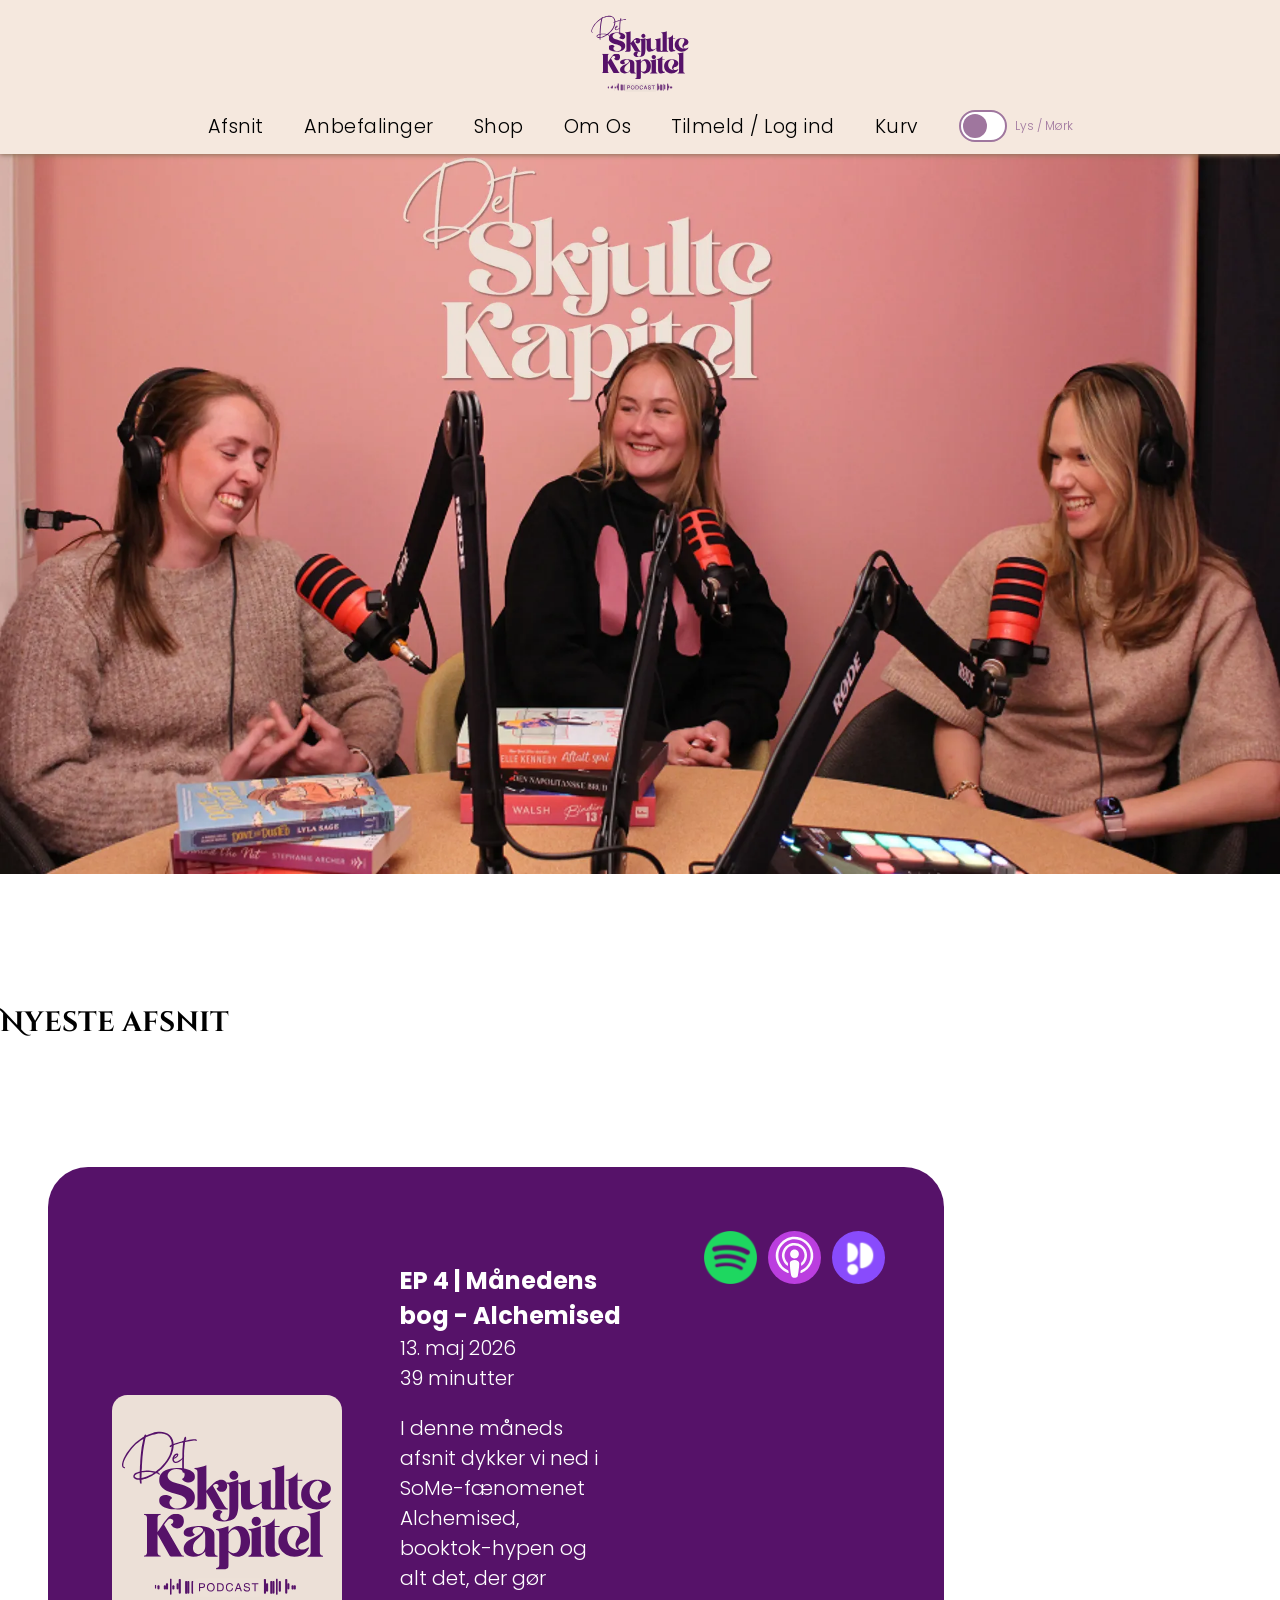
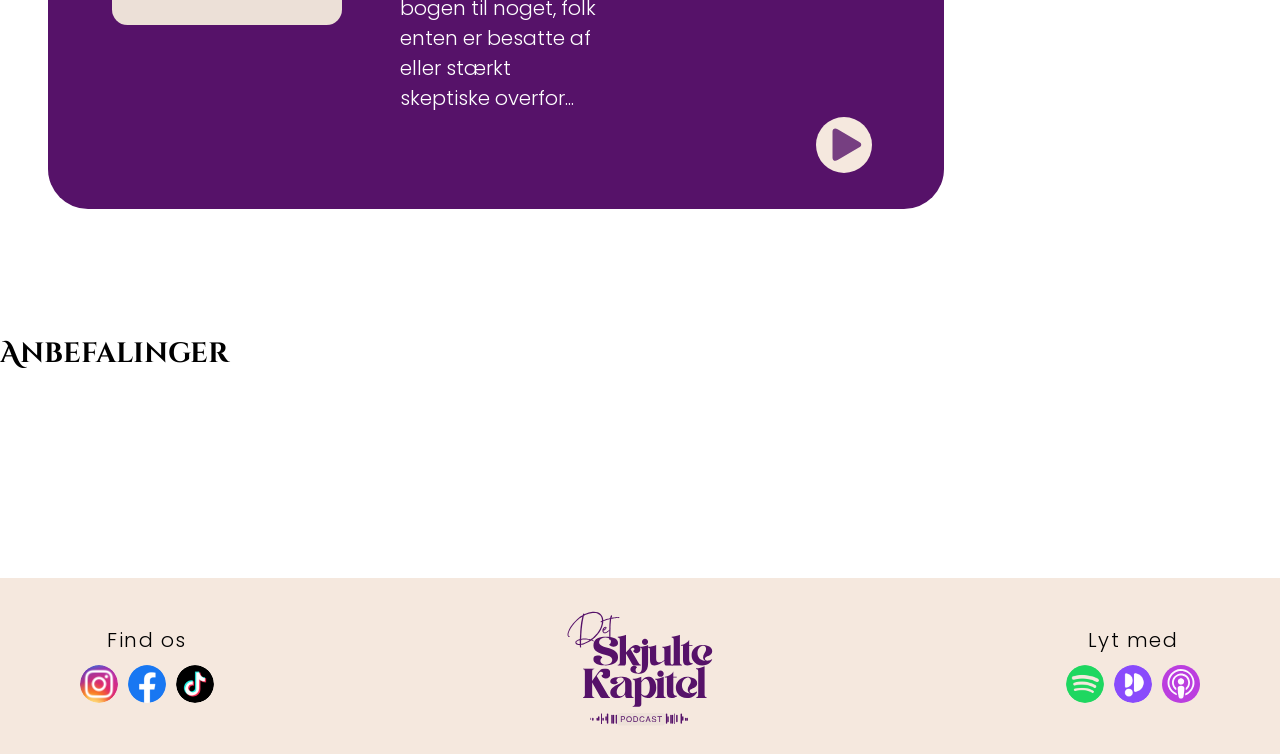
<file: index.html>
<!doctype html>
<html lang="da">
  <head>
    <meta charset="UTF-8" />
    <meta name="viewport" content="width=device-width, initial-scale=1.0" />
    <title>Det Skjulte Kapitel</title>
    <link rel="stylesheet" href="css/general.css" />
    <link rel="stylesheet" href="css/fonts.css" />
    <link rel="stylesheet" href="css/custom.css" />
    <link rel="stylesheet" href="css/index.css" />
    <link rel="icon" href="img/favicon.svg" type="image/svg+xml" />
  </head>
  <body>
    <header>
       
      <div class="header-desktop">
        <a href="index.html" class="header-logo">
          <img
            src="img/Logo.svg"
            alt="Det Skjulte Kapitel logo"
            class="logo-img"
          />
        </a>


        <nav class="header-nav">
          <ul class="nav-list">
            <li><a href="afsnit.html">Afsnit</a></li>
            <li><a href="anbefalinger.html">Anbefalinger</a></li>
            <li><a href="shop.html">Shop</a></li>
            <li><a href="omOs.html">Om Os</a></li>
            <li><a href="login.html">Tilmeld / Log ind</a></li>
            <li><a href="kurv.html">Kurv</a></li>
            <li> 
              <div class="theme-wrapper">
  <label>
    <span class="visually-hidden">Theme</span>
    <input id="" role="switch" type="checkbox" />
  </label>
  <span class="theme-label">Lys / Mørk</span>
</div>
        </li>
          </ul>
        </nav>
      </div>

      <div class="header-mobile">
        <a href="index.html" class="header-logo">
          <img src="img/Logo.svg" alt="Det Skjulte Kapitel" class="logo-img" />
        </a>
        <div class="theme-wrapper">
  <label>
    <span class="visually-hidden">Theme</span>
    <input id="" role="switch" type="checkbox" />
  </label>
  <span class="theme-label">Lys / Mørk</span>
</div>
        <button class="hamburger" id="menuToggle">
          <span></span>
          <span></span>
          <span></span>
        </button>
      </div>
      <nav class="mobile-menu" id="mobileMenu">
        <a href="afsnit.html">Afsnit</a>
        <a href="anbefalinger.html">Anbefalinger</a>
        <a href="shop.html">Shop</a>
        <a href="omOs.html">Om Os</a>
        <a href="login.html">Tilmeld / Log ind</a>
        <a href="kurv.html">Kurv</a>
      </nav>


    </header>

    <main>
      <img
        src="img/Hero.webp"
        alt="Billede af tre kvinder i et podcast studie, der griner"
      />
      <h2>Nyeste afsnit</h2>

      <section class="grid-1_1_1">
        <div class="LogoBeige">
          <img src="img/LogoBeigeBaggrund.svg" alt="" />
        </div>
        <div class="margin">
          <div>
            <h3>EP 4 | Månedens bog - Alchemised</h3>
            <p>13. maj 2026</p>
            <p>39 minutter</p>
          </div>
          <p class="margin2">
            I denne måneds afsnit dykker vi ned i SoMe-fænomenet Alchemised,
            booktok-hypen og alt det, der gør bogen til noget, folk enten er
            besatte af eller stærkt skeptiske overfor...
          </p>
        </div>

        <div class="SoMe">
          <a href="https://open.spotify.com/show/3m8Jab1IPtWVq0r0YH2QnV"
            ><img src="img/Spotify.svg" alt=""
          /></a>
          <a
            href="https://podcasts.apple.com/dk/podcast/det-skjulte-kapitel/id1886661915"
            ><img class="apple" src="img/applepodcast.svg" alt="Apple Podcast"
          /></a>
          <a
            href="https://open.podimo.com/podcast/a7241b3f-1531-4056-aa6a-d502dbbe5295"
            ><img src="img/Podimo.svg" alt="Podimo logo"
          /></a>
          <div class="playBtn">
            <a href="afsnit.html"
              ><img src="img/PlayBtn.svg" alt=""
            /></a>
          </div>
        </div>
      </section>
      <h2>Anbefalinger</h2>
      <section class="grid"></section>
    </main>

    <footer>
      <div class="footer-inner">
        <a href="index.html" class="footer-logo">
          <img
            src="img/Logo.svg"
            alt="Det Skjulte Kapitel"
            class="logo-img-footer"
          />
        </a>

        <div class="footer-bottom-row">
          <div class="footer-social">
            <span class="footer-label">Find os</span>
            <div class="social-icons">
              <a href="https://www.instagram.com/detskjultekapitel/"
                ><img src="img/Instagram.svg" alt="Instagram"
              /></a>
              <a href="https://www.facebook.com/profile.php?id=61585024211420"
                ><img src="img/Facebook.svg" alt="Facebook"
              /></a>
              <a href="https://www.tiktok.com/@detskjultekapitel"
                ><img src="img/TikTok.svg" alt="TikTok"
              /></a>
            </div>
          </div>

          <div class="footer-listen">
            <span class="footer-label">Lyt med</span>
            <div class="social-icons">
              <a href="https://open.spotify.com/show/3m8Jab1IPtWVq0r0YH2QnV"
                ><img src="img/Spotify.svg" alt="Spotify"
              /></a>
              <a
                href="https://open.podimo.com/podcast/a7241b3f-1531-4056-aa6a-d502dbbe5295"
                ><img src="img/Podimo.svg" alt="Podimo"
              /></a>
              <a
                href="https://podcasts.apple.com/dk/podcast/det-skjulte-kapitel/id1886661915"
                ><img
                  class="apple"
                  src="img/applepodcast.svg"
                  alt="Apple Podcast"
              /></a>
            </div>
          </div>
        </div>
      </div>
    </footer>
    <script src="js/burger.js"></script>
    <script src="js/index.js"></script>
    <script src="js/darkmode.js"></script>
  </body>
</html>
</file>
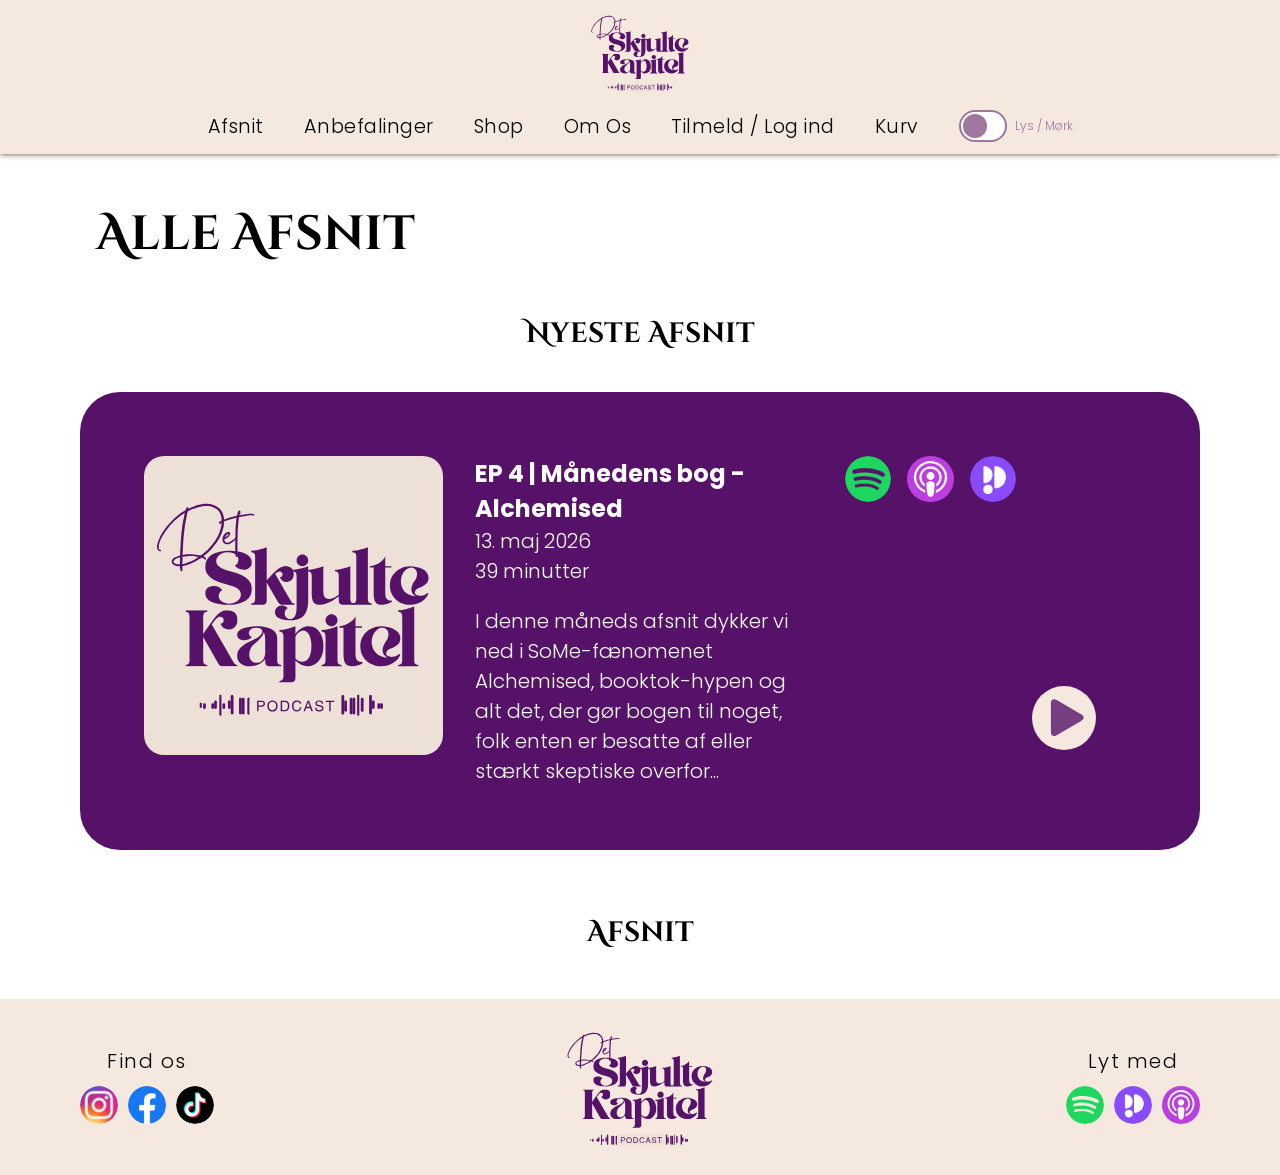
<file: afsnit.html>
<!doctype html>
<html lang="da">
  <head>
    <meta charset="UTF-8" />
    <meta name="viewport" content="width=device-width, initial-scale=1.0" />
    <title>Det Skjulte Kapitel</title>
    <link rel="stylesheet" href="css/general.css" />
    <link rel="stylesheet" href="css/fonts.css" />
    <link rel="stylesheet" href="css/custom.css" />
    <link rel="stylesheet" href="css/afsnit.css" />
    <link rel="icon" href="img/favicon.svg" type="image/svg+xml" />
  </head>
  <body>
    <header>
       
      <div class="header-desktop">
        <a href="index.html" class="header-logo">
          <img
            src="img/Logo.svg"
            alt="Det Skjulte Kapitel logo"
            class="logo-img"
          />
        </a>


        <nav class="header-nav">
          <ul class="nav-list">
            <li><a href="afsnit.html">Afsnit</a></li>
            <li><a href="anbefalinger.html">Anbefalinger</a></li>
            <li><a href="shop.html">Shop</a></li>
            <li><a href="omOs.html">Om Os</a></li>
            <li><a href="login.html">Tilmeld / Log ind</a></li>
            <li><a href="kurv.html">Kurv</a></li>
            <li> 
              <div class="theme-wrapper">
  <label>
    <span class="visually-hidden">Theme</span>
    <input id="" role="switch" type="checkbox" />
  </label>
  <span class="theme-label">Lys / Mørk</span>
</div>
        </li>
          </ul>
        </nav>
      </div>

      <div class="header-mobile">
        <a href="index.html" class="header-logo">
          <img src="img/Logo.svg" alt="Det Skjulte Kapitel" class="logo-img" />
        </a>
        <div class="theme-wrapper">
  <label>
    <span class="visually-hidden">Theme</span>
    <input id="" role="switch" type="checkbox" />
  </label>
  <span class="theme-label">Lys / Mørk</span>
</div>
        <button class="hamburger" id="menuToggle">
          <span></span>
          <span></span>
          <span></span>
        </button>
      </div>
      <nav class="mobile-menu" id="mobileMenu">
        <a href="afsnit.html">Afsnit</a>
        <a href="anbefalinger.html">Anbefalinger</a>
        <a href="shop.html">Shop</a>
        <a href="omOs.html">Om Os</a>
        <a href="login.html">Tilmeld / Log ind</a>
        <a href="kurv.html">Kurv</a>
      </nav>


    </header>
    <main>
      <h1>Alle Afsnit</h1>
      <h2>Nyeste Afsnit</h2>
      <section class="afsnit-kort">
        <img class="afsnit-cover" src="img/LogoBeigeBaggrund.svg" alt="cover" />

        <div class="afsnit-info1">
          <h3>EP 4 | Månedens bog - Alchemised</h3>
          <p>13. maj 2026</p>
          <p>39 minutter</p>
          <p class="afsnit-beskrivelse">I denne måneds afsnit dykker vi ned i SoMe-fænomenet Alchemised, booktok-hypen og alt det, der gør bogen til noget, folk enten er besatte af eller stærkt skeptiske overfor...</p>
        </div>

        <div class="afsnit-ikoner">
          <a href="https://open.spotify.com/show/3m8Jab1IPtWVq0r0YH2QnV"><img src="img/Spotify.svg" alt="" /></a>
          <a href="https://podcasts.apple.com/dk/podcast/det-skjulte-kapitel/id1886661915"><img src="img/applepodcast.svg" alt="Apple Podcast" /></a>
          <a href="https://open.podimo.com/podcast/a7241b3f-1531-4056-aa6a-d502dbbe5295"><img src="img/Podimo.svg" alt="Podimo logo" /></a>
          <div class="playBtn1">
            <img src="img/PlayBtn.svg" alt="" />
          </div>
        </div>
      </section>
      <h2>Afsnit</h2>
      <section class="afsnit" id="afsnit"></section>
    </main>
    <footer>
      <div class="footer-inner">
        <a href="index.html" class="footer-logo">
          <img src="img/Logo.svg" alt="Det Skjulte Kapitel" class="logo-img-footer" />
        </a>

        <div class="footer-bottom-row">
          <div class="footer-social">
            <span class="footer-label">Find os</span>
            <div class="social-icons">
              <a href="https://www.instagram.com/detskjultekapitel/"><img src="img/Instagram.svg" alt="Instagram" /></a>
              <a href="https://www.facebook.com/profile.php?id=61585024211420"><img src="img/Facebook.svg" alt="Facebook" /></a>
              <a href="https://www.tiktok.com/@detskjultekapitel"><img src="img/TikTok.svg" alt="TikTok" /></a>
            </div>
          </div>

          <div class="footer-listen">
            <span class="footer-label">Lyt med</span>
            <div class="social-icons">
              <a href="https://open.spotify.com/show/3m8Jab1IPtWVq0r0YH2QnV"><img src="img/Spotify.svg" alt="Spotify" /></a>
              <a href="https://open.podimo.com/podcast/a7241b3f-1531-4056-aa6a-d502dbbe5295"><img src="img/Podimo.svg" alt="Podimo" /></a>
              <a href="https://podcasts.apple.com/dk/podcast/det-skjulte-kapitel/id1886661915"><img class="apple" src="img/applepodcast.svg" alt="Apple Podcast" /></a>
            </div>
          </div>
        </div>
      </div>
    </footer>
    <script src="js/burger.js"></script>
    <script src="js/afsnit.js"></script>
     <script src="js/darkmode.js"></script>
  </body>
</html>
</file>
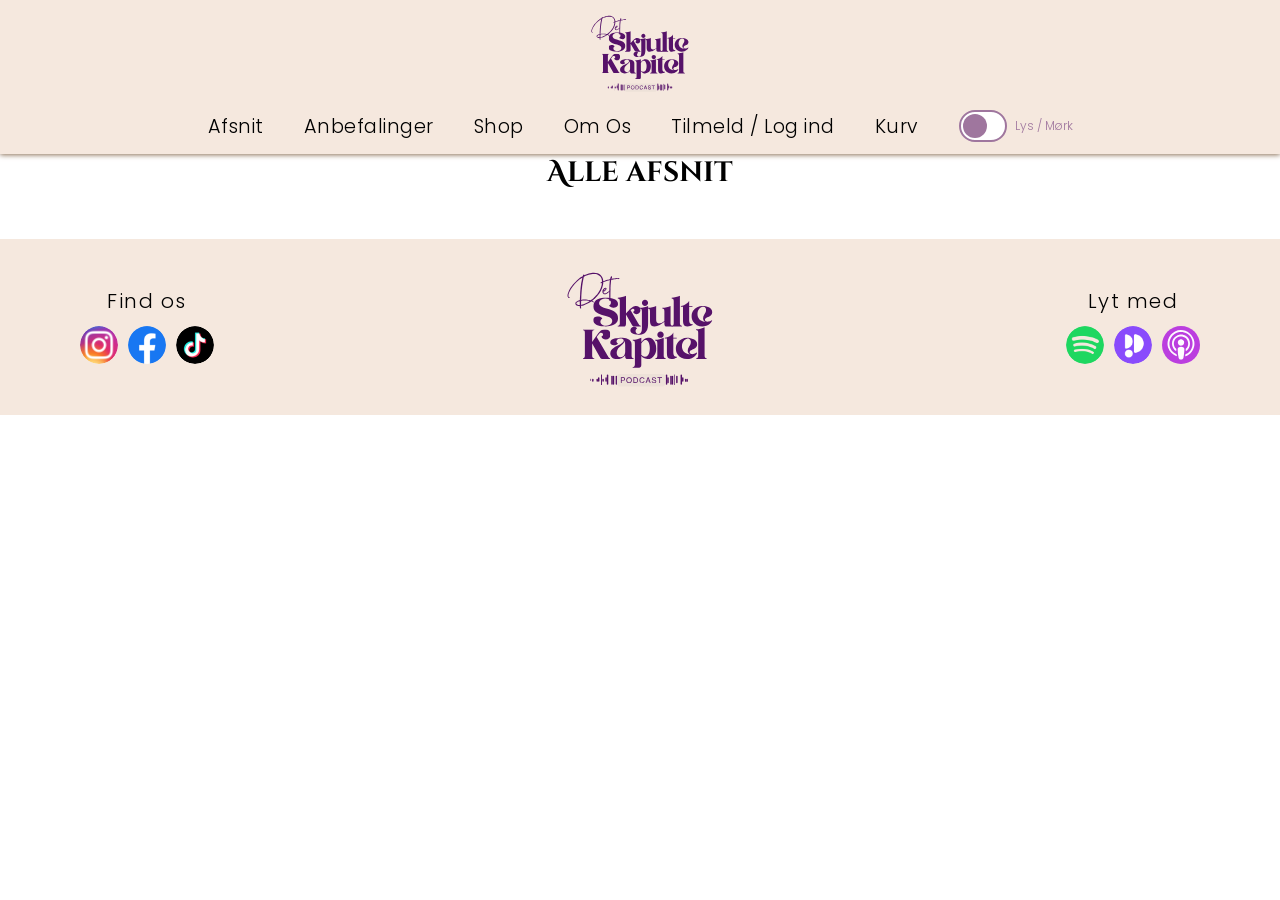
<file: afsnitSingleview.html>
<!doctype html>
<html lang="da">
  <head>
    <meta charset="UTF-8" />
    <meta name="viewport" content="width=device-width, initial-scale=1.0" />
    <title>Det Skjulte Kapitel</title>
    <link rel="stylesheet" href="css/general.css" />
    <link rel="stylesheet" href="css/fonts.css" />
    <link rel="stylesheet" href="css/custom.css" />
    <link rel="stylesheet" href="css/afsnitSingleview.css" />
    <link rel="icon" href="img/favicon.svg" type="image/svg+xml" />
  </head>
  <body>
    <header>
       
      <div class="header-desktop">
        <a href="index.html" class="header-logo">
          <img
            src="img/Logo.svg"
            alt="Det Skjulte Kapitel logo"
            class="logo-img"
          />
        </a>


        <nav class="header-nav">
          <ul class="nav-list">
            <li><a href="afsnit.html">Afsnit</a></li>
            <li><a href="anbefalinger.html">Anbefalinger</a></li>
            <li><a href="shop.html">Shop</a></li>
            <li><a href="omOs.html">Om Os</a></li>
            <li><a href="login.html">Tilmeld / Log ind</a></li>
            <li><a href="kurv.html">Kurv</a></li>
            <li> 
              <div class="theme-wrapper">
  <label>
    <span class="visually-hidden">Theme</span>
    <input id="" role="switch" type="checkbox" />
  </label>
  <span class="theme-label">Lys / Mørk</span>
</div>
        </li>
          </ul>
        </nav>
      </div>

      <div class="header-mobile">
        <a href="index.html" class="header-logo">
          <img src="img/Logo.svg" alt="Det Skjulte Kapitel" class="logo-img" />
        </a>
        <div class="theme-wrapper">
  <label>
    <span class="visually-hidden">Theme</span>
    <input id="" role="switch" type="checkbox" />
  </label>
  <span class="theme-label">Lys / Mørk</span>
</div>
        <button class="hamburger" id="menuToggle">
          <span></span>
          <span></span>
          <span></span>
        </button>
      </div>
      <nav class="mobile-menu" id="mobileMenu">
        <a href="afsnit.html">Afsnit</a>
        <a href="anbefalinger.html">Anbefalinger</a>
        <a href="shop.html">Shop</a>
        <a href="omOs.html">Om Os</a>
        <a href="login.html">Tilmeld / Log ind</a>
        <a href="kurv.html">Kurv</a>
      </nav>


    </header>
    <main>
      <section class="afsnit" id="singleview"></section>

      <h2>Alle afsnit</h2>

      <section class="alle-afsnit" id="alle-afsnit"></section>
    </main>
    <footer>
      <div class="footer-inner">
        <a href="index.html" class="footer-logo">
          <img src="img/Logo.svg" alt="Det Skjulte Kapitel" class="logo-img-footer" />
        </a>

        <div class="footer-bottom-row">
          <div class="footer-social">
            <span class="footer-label">Find os</span>
            <div class="social-icons">
              <a href="https://www.instagram.com/detskjultekapitel/"><img src="img/Instagram.svg" alt="Instagram" /></a>
              <a href="https://www.facebook.com/profile.php?id=61585024211420"><img src="img/Facebook.svg" alt="Facebook" /></a>
              <a href="https://www.tiktok.com/@detskjultekapitel"><img src="img/TikTok.svg" alt="TikTok" /></a>
            </div>
          </div>

          <div class="footer-listen">
            <span class="footer-label">Lyt med</span>
            <div class="social-icons">
              <a href="https://open.spotify.com/show/3m8Jab1IPtWVq0r0YH2QnV"><img src="img/Spotify.svg" alt="Spotify" /></a>
              <a href="https://open.podimo.com/podcast/a7241b3f-1531-4056-aa6a-d502dbbe5295"><img src="img/Podimo.svg" alt="Podimo" /></a>
              <a href="https://podcasts.apple.com/dk/podcast/det-skjulte-kapitel/id1886661915"><img class="apple" src="img/applepodcast.svg" alt="Apple Podcast" /></a>
            </div>
          </div>
        </div>
      </div>
    </footer>
    <script src="js/burger.js"></script>
    <script src="js/afsnitSingleview.js"></script>
     <script src="js/darkmode.js"></script>
  </body>
</html>
</file>
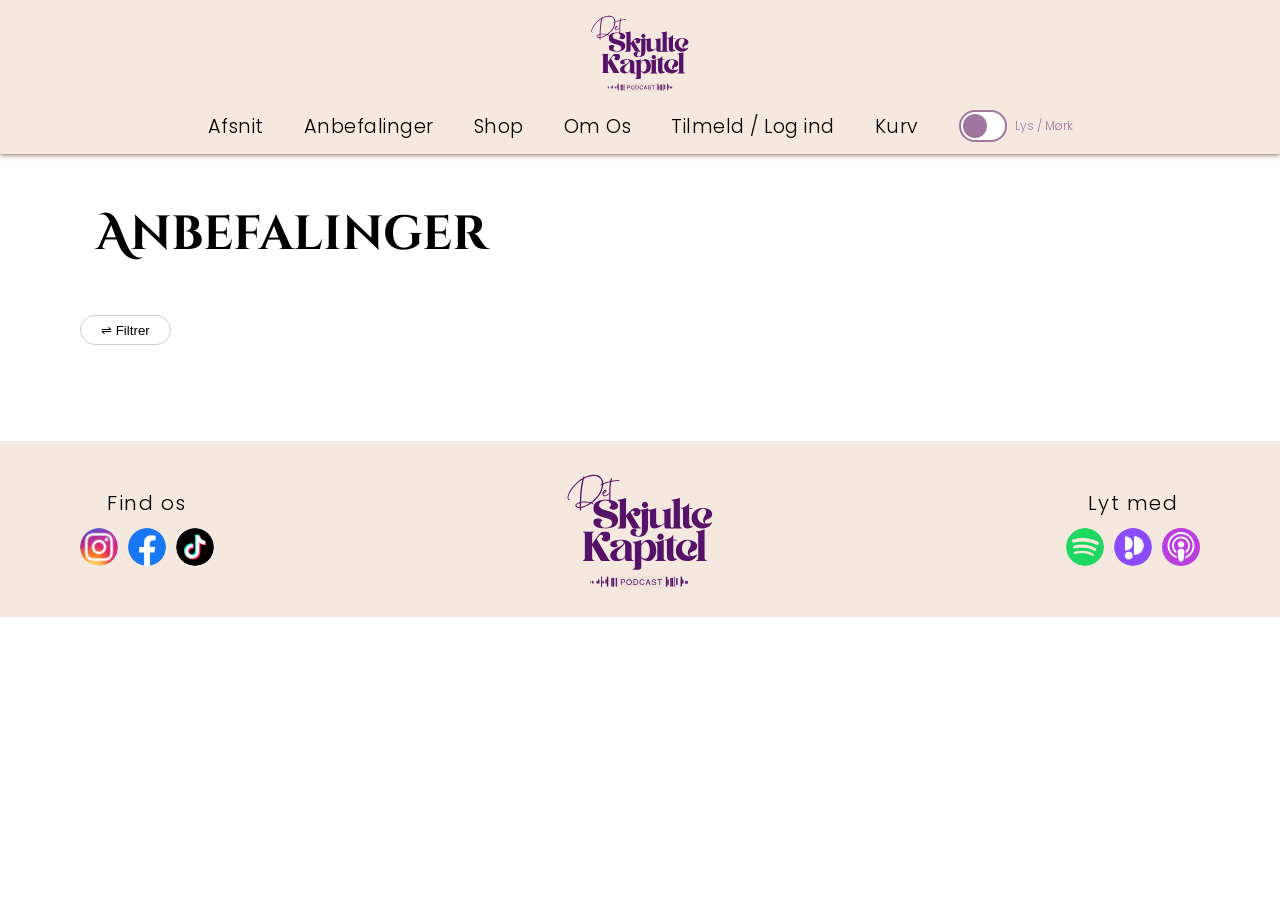
<file: anbefalinger.html>
<!doctype html>
<html lang="da">
  <head>
    <meta charset="UTF-8" />
    <meta name="viewport" content="width=device-width, initial-scale=1.0" />
    <title>Det Skjulte Kapitel</title>
    <link rel="stylesheet" href="css/general.css" />
    <link rel="stylesheet" href="css/fonts.css" />
    <link rel="stylesheet" href="css/custom.css" />
    <link rel="stylesheet" href="css/anbefalinger.css" />
    <link rel="icon" href="img/favicon.svg" type="image/svg+xml" />
  </head>
  <body>
   <header>
       
      <div class="header-desktop">
        <a href="index.html" class="header-logo">
          <img
            src="img/Logo.svg"
            alt="Det Skjulte Kapitel logo"
            class="logo-img"
          />
        </a>


        <nav class="header-nav">
          <ul class="nav-list">
            <li><a href="afsnit.html">Afsnit</a></li>
            <li><a href="anbefalinger.html">Anbefalinger</a></li>
            <li><a href="shop.html">Shop</a></li>
            <li><a href="omOs.html">Om Os</a></li>
            <li><a href="login.html">Tilmeld / Log ind</a></li>
            <li><a href="kurv.html">Kurv</a></li>
            <li> 
              <div class="theme-wrapper">
  <label>
    <span class="visually-hidden">Theme</span>
    <input id="" role="switch" type="checkbox" />
  </label>
  <span class="theme-label">Lys / Mørk</span>
</div>
        </li>
          </ul>
        </nav>
      </div>

      <div class="header-mobile">
        <a href="index.html" class="header-logo">
          <img src="img/Logo.svg" alt="Det Skjulte Kapitel" class="logo-img" />
        </a>
        <div class="theme-wrapper">
  <label>
    <span class="visually-hidden">Theme</span>
    <input id="" role="switch" type="checkbox" />
  </label>
  <span class="theme-label">Lys / Mørk</span>
</div>
        <button class="hamburger" id="menuToggle">
          <span></span>
          <span></span>
          <span></span>
        </button>
      </div>
      <nav class="mobile-menu" id="mobileMenu">
        <a href="afsnit.html">Afsnit</a>
        <a href="anbefalinger.html">Anbefalinger</a>
        <a href="shop.html">Shop</a>
        <a href="omOs.html">Om Os</a>
        <a href="login.html">Tilmeld / Log ind</a>
        <a href="kurv.html">Kurv</a>
      </nav>


    </header>

    <main>
      <h1>Anbefalinger</h1>

      <div class="filter-wrapper">
        <button class="filter-btn" id="filterToggle">⇌ Filtrer</button>

        <div class="filter-panel" id="filterPanel">
          <div class="filter-header">
            <p>Filtrer</p>
            <button id="filterLuk">✕</button>
          </div>
          <hr />
          <p class="filter-alle" data-type="alle" data-filter="alle">Alle</p>
          <hr />

          <div class="filter-gruppe">
            <p class="filter-titel" data-target="genreValg">Genre</p>
            <hr />
            <div class="filter-valg" id="genreValg">
              <p data-type="genre" data-filter="Romance">Romance</p>
              <p data-type="genre" data-filter="Fantasy">Fantasy</p>
              <p data-type="genre" data-filter="Romantasy">Romantasy</p>
              <hr />
            </div>
          </div>

          <div class="filter-gruppe">
            <p class="filter-titel" data-target="forfatterValg">Forfatter</p>
            <hr />
            <div class="filter-valg" id="forfatterValg">
              <p data-type="forfatter" data-filter="Elle Kennedy">Elle Kennedy</p>
              <p data-type="forfatter" data-filter="Lyla Sage">Lyla Sage</p>
              <p data-type="forfatter" data-filter="Elsie Silver">Elsie Silver</p>
              <hr />
            </div>
          </div>

          <div class="filter-gruppe">
            <p class="filter-titel" data-target="anbefalerValg">Hvem Anbefaler</p>
            <hr />
            <div class="filter-valg" id="anbefalerValg">
              <p data-type="anbefaler" data-filter="Freja">Freja</p>
              <p data-type="anbefaler" data-filter="Laura">Laura</p>
              <p data-type="anbefaler" data-filter="Daniella">Daniella</p>
              <hr />
            </div>
          </div>
        </div>
      </div>

      <section class="grid"></section>
    </main>
    <footer>
      <div class="footer-inner">
        <a href="index.html" class="footer-logo">
          <img src="img/Logo.svg" alt="Det Skjulte Kapitel" class="logo-img-footer" />
        </a>

        <div class="footer-bottom-row">
          <div class="footer-social">
            <span class="footer-label">Find os</span>
            <div class="social-icons">
              <a href="https://www.instagram.com/detskjultekapitel/"><img src="img/Instagram.svg" alt="Instagram" /></a>
              <a href="https://www.facebook.com/profile.php?id=61585024211420"><img src="img/Facebook.svg" alt="Facebook" /></a>
              <a href="https://www.tiktok.com/@detskjultekapitel"><img src="img/TikTok.svg" alt="TikTok" /></a>
            </div>
          </div>

          <div class="footer-listen">
            <span class="footer-label">Lyt med</span>
            <div class="social-icons">
              <a href="https://open.spotify.com/show/3m8Jab1IPtWVq0r0YH2QnV"><img src="img/Spotify.svg" alt="Spotify" /></a>
              <a href="https://open.podimo.com/podcast/a7241b3f-1531-4056-aa6a-d502dbbe5295"><img src="img/Podimo.svg" alt="Podimo" /></a>
              <a href="https://podcasts.apple.com/dk/podcast/det-skjulte-kapitel/id1886661915"><img class="apple" src="img/applepodcast.svg" alt="Apple Podcast" /></a>
            </div>
          </div>
        </div>
      </div>
    </footer>
    <script src="js/burger.js"></script>
    <script src="js/anbefalinger.js"></script>
     <script src="js/darkmode.js"></script>
  </body>
</html>
</file>
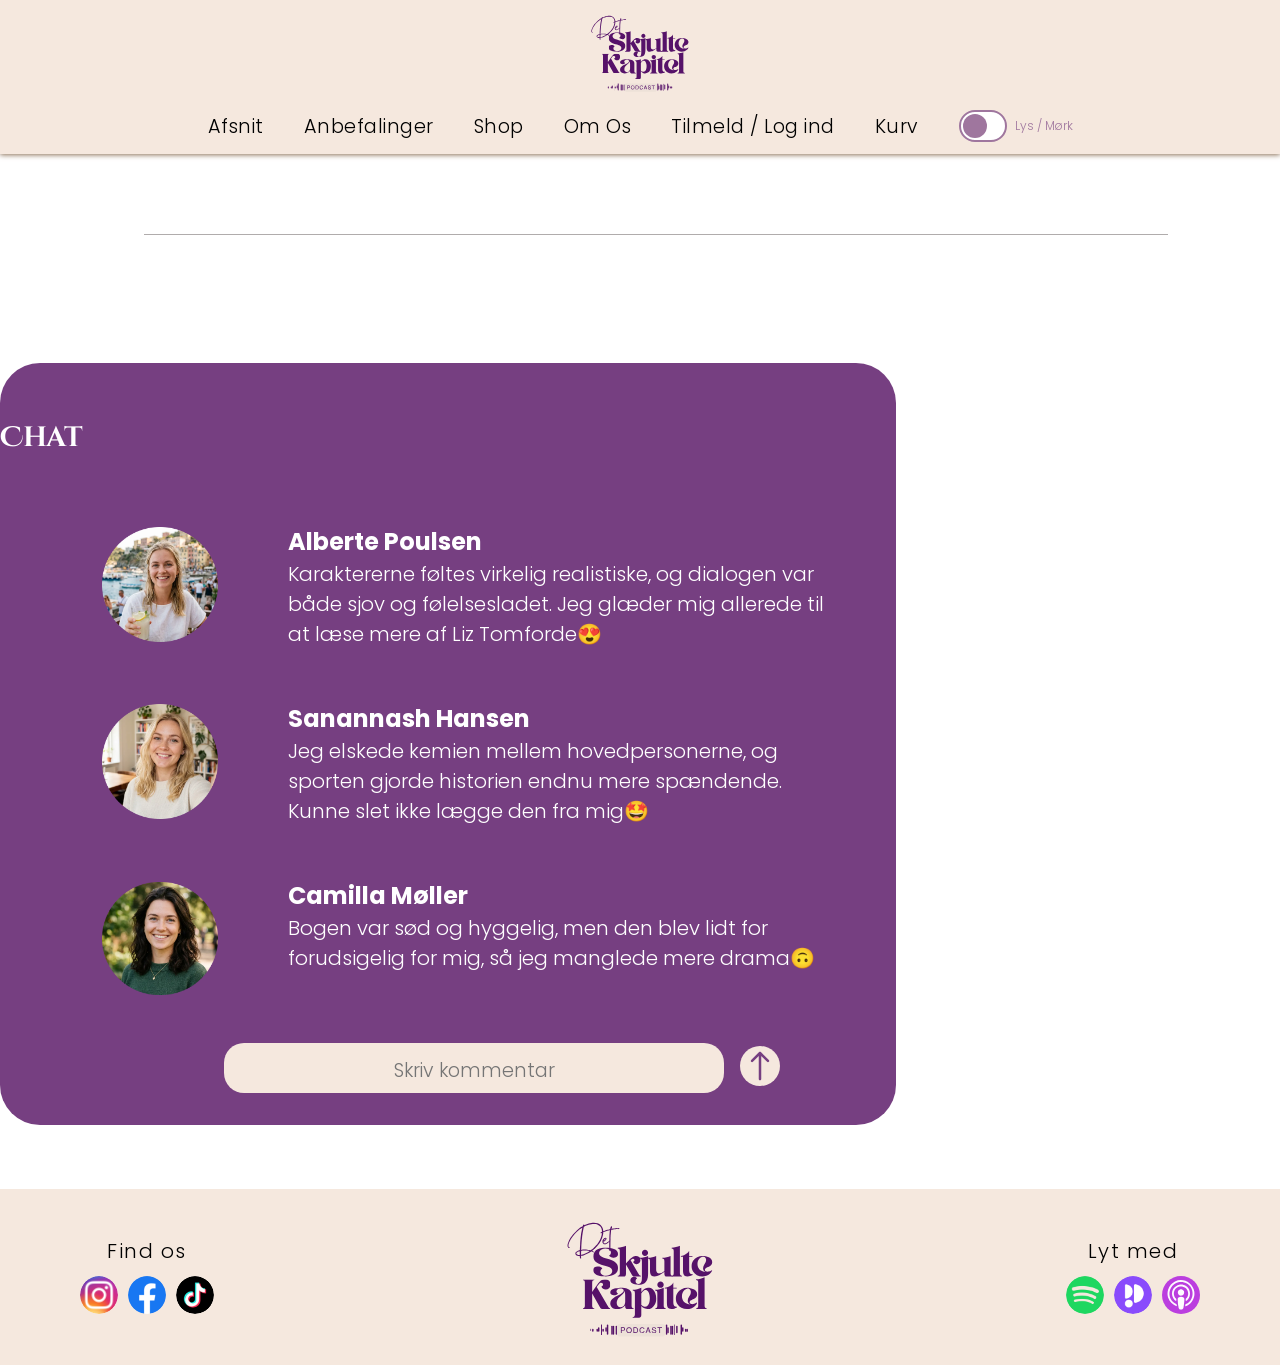
<file: anbefalingerSingleview.html>
<!doctype html>
<html lang="da">
  <head>
    <meta charset="UTF-8" />
    <meta name="viewport" content="width=device-width, initial-scale=1.0" />
    <title>Det Skjulte Kapitel</title>
    <link rel="stylesheet" href="css/general.css" />
    <link rel="stylesheet" href="css/fonts.css" />
    <link rel="stylesheet" href="css/custom.css" />
    <link rel="stylesheet" href="css/anbefalinger.css" />
    <link rel="icon" href="img/favicon.svg" type="image/svg+xml" />
  </head>
  <body>
     <header>
       
      <div class="header-desktop">
        <a href="index.html" class="header-logo">
          <img
            src="img/Logo.svg"
            alt="Det Skjulte Kapitel logo"
            class="logo-img"
          />
        </a>


        <nav class="header-nav">
          <ul class="nav-list">
            <li><a href="afsnit.html">Afsnit</a></li>
            <li><a href="anbefalinger.html">Anbefalinger</a></li>
            <li><a href="shop.html">Shop</a></li>
            <li><a href="omOs.html">Om Os</a></li>
            <li><a href="login.html">Tilmeld / Log ind</a></li>
            <li><a href="kurv.html">Kurv</a></li>
            <li> 
              <div class="theme-wrapper">
  <label>
    <span class="visually-hidden">Theme</span>
    <input id="" role="switch" type="checkbox" />
  </label>
  <span class="theme-label">Lys / Mørk</span>
</div>
        </li>
          </ul>
        </nav>
      </div>

      <div class="header-mobile">
        <a href="index.html" class="header-logo">
          <img src="img/Logo.svg" alt="Det Skjulte Kapitel" class="logo-img" />
        </a>
        <div class="theme-wrapper">
  <label>
    <span class="visually-hidden">Theme</span>
    <input id="" role="switch" type="checkbox" />
  </label>
  <span class="theme-label">Lys / Mørk</span>
</div>
        <button class="hamburger" id="menuToggle">
          <span></span>
          <span></span>
          <span></span>
        </button>
      </div>
      <nav class="mobile-menu" id="mobileMenu">
        <a href="afsnit.html">Afsnit</a>
        <a href="anbefalinger.html">Anbefalinger</a>
        <a href="shop.html">Shop</a>
        <a href="omOs.html">Om Os</a>
        <a href="login.html">Tilmeld / Log ind</a>
        <a href="kurv.html">Kurv</a>
      </nav>


    </header>

    <main>
      <section id="bogDetalje"></section>

      <hr class="kommentarStreg" />

      <section class="chatCard">
        <h2>Chat</h2>
        <div class="personKommentar">
          <div class="kommentarTekst">
            <img src="img/Alberte.webp" alt="" />
            <div>
              <h3>Alberte Poulsen</h3>
              <p>Karaktererne føltes virkelig realistiske, og dialogen var både sjov og følelsesladet. Jeg glæder mig allerede til at læse mere af Liz Tomforde😍</p>
            </div>
          </div>

          <div class="kommentarTekst">
            <img src="img/Savannah.webp" alt="" />
            <div>
              <h3>Sanannash Hansen</h3>
              <p>Jeg elskede kemien mellem hovedpersonerne, og sporten gjorde historien endnu mere spændende. Kunne slet ikke lægge den fra mig🤩</p>
            </div>
          </div>

          <div class="kommentarTekst">
            <img src="img/Camilla.webp" alt="" />
            <div>
              <h3>Camilla Møller</h3>
              <p>Bogen var sød og hyggelig, men den blev lidt for forudsigelig for mig, så jeg manglede mere drama🙃</p>
            </div>
          </div>

          <div class="kommentarer">
            <div class="skrivKommentar">
              <textarea placeholder="Skriv kommentar"></textarea>
              <a href="#"> <img src="img/ArrowUp.svg" alt="" /></a>
            </div>
          </div>
        </div>
      </section>
    </main>
    <footer>
      <div class="footer-inner">
        <a href="index.html" class="footer-logo">
          <img src="img/Logo.svg" alt="Det Skjulte Kapitel" class="logo-img-footer" />
        </a>

        <div class="footer-bottom-row">
          <div class="footer-social">
            <span class="footer-label">Find os</span>
            <div class="social-icons">
              <a href="https://www.instagram.com/detskjultekapitel/"><img src="img/Instagram.svg" alt="Instagram" /></a>
              <a href="https://www.facebook.com/profile.php?id=61585024211420"><img src="img/Facebook.svg" alt="Facebook" /></a>
              <a href="https://www.tiktok.com/@detskjultekapitel"><img src="img/TikTok.svg" alt="TikTok" /></a>
            </div>
          </div>

          <div class="footer-listen">
            <span class="footer-label">Lyt med</span>
            <div class="social-icons">
              <a href="https://open.spotify.com/show/3m8Jab1IPtWVq0r0YH2QnV"><img src="img/Spotify.svg" alt="Spotify" /></a>
              <a href="https://open.podimo.com/podcast/a7241b3f-1531-4056-aa6a-d502dbbe5295"><img src="img/Podimo.svg" alt="Podimo" /></a>
              <a href="https://podcasts.apple.com/dk/podcast/det-skjulte-kapitel/id1886661915"><img class="apple" src="img/applepodcast.svg" alt="Apple Podcast" /></a>
            </div>
          </div>
        </div>
      </div>
    </footer>
    <script src="js/burger.js"></script>
    <script src="js/anbefalinger.js"></script>
     <script src="js/darkmode.js"></script>
  </body>
</html>
</file>
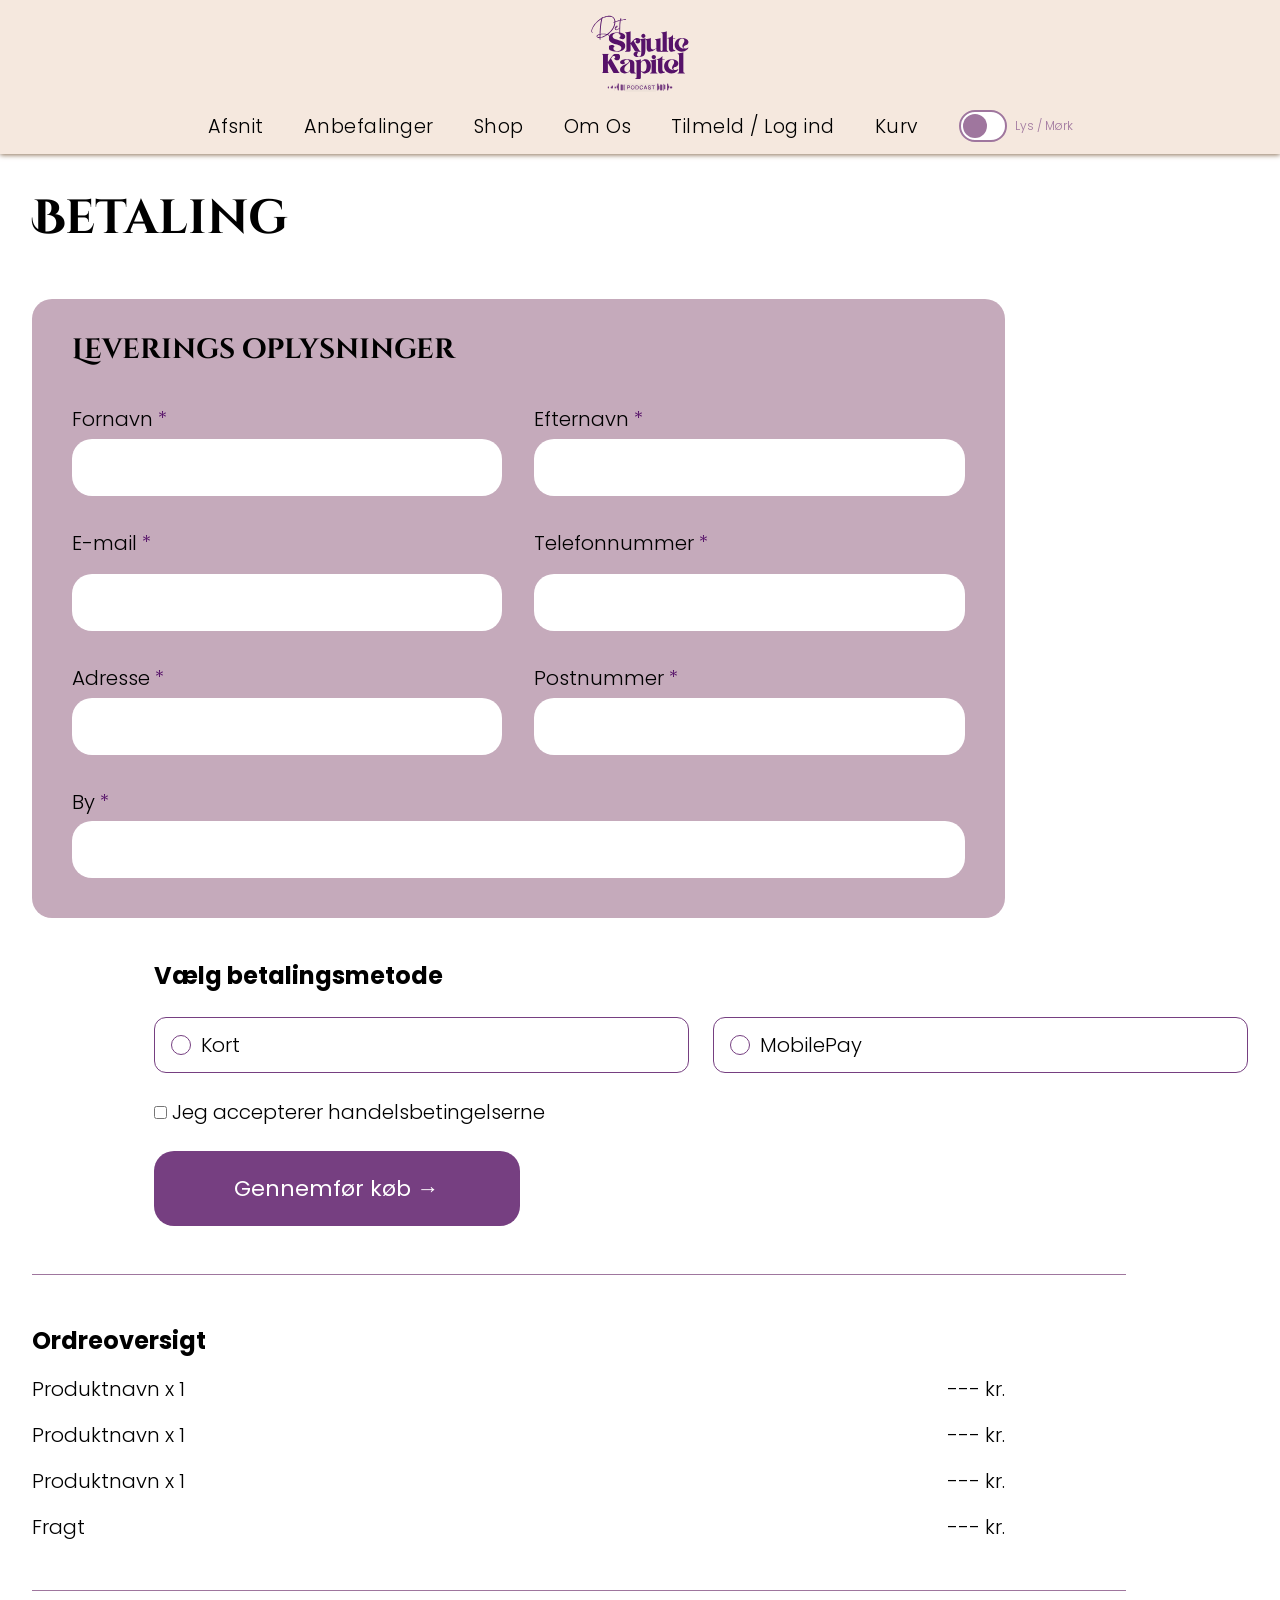
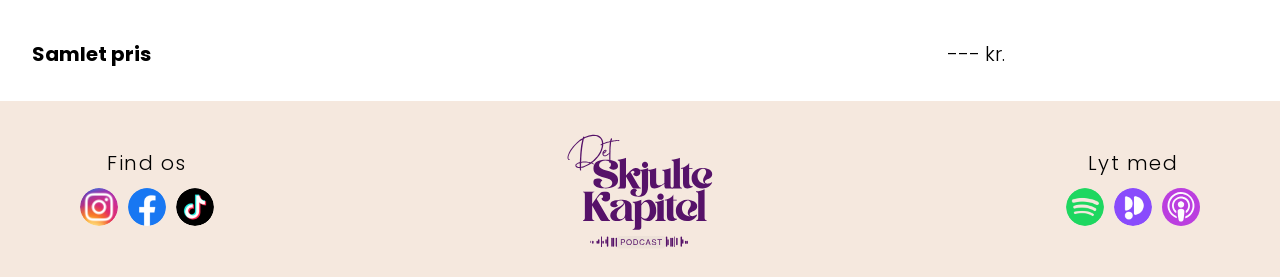
<file: koeb.html>
<!doctype html>
<html lang="da">
  <head>
    <meta charset="UTF-8" />
    <meta name="viewport" content="width=device-width, initial-scale=1.0" />
    <title>Det Skjulte Kapitel</title>
    <link rel="stylesheet" href="css/general.css" />
    <link rel="stylesheet" href="css/fonts.css" />
    <link rel="stylesheet" href="css/custom.css" />
    <link rel="stylesheet" href="css/forms.css" />
    <link rel="icon" href="img/favicon.svg" type="image/svg+xml" />
  </head>
  <body>
    <header>
       
      <div class="header-desktop">
        <a href="index.html" class="header-logo">
          <img
            src="img/Logo.svg"
            alt="Det Skjulte Kapitel logo"
            class="logo-img"
          />
        </a>


        <nav class="header-nav">
          <ul class="nav-list">
            <li><a href="afsnit.html">Afsnit</a></li>
            <li><a href="anbefalinger.html">Anbefalinger</a></li>
            <li><a href="shop.html">Shop</a></li>
            <li><a href="omOs.html">Om Os</a></li>
            <li><a href="login.html">Tilmeld / Log ind</a></li>
            <li><a href="kurv.html">Kurv</a></li>
            <li> 
              <div class="theme-wrapper">
  <label>
    <span class="visually-hidden">Theme</span>
    <input id="" role="switch" type="checkbox" />
  </label>
  <span class="theme-label">Lys / Mørk</span>
</div>
        </li>
          </ul>
        </nav>
      </div>

      <div class="header-mobile">
        <a href="index.html" class="header-logo">
          <img src="img/Logo.svg" alt="Det Skjulte Kapitel" class="logo-img" />
        </a>
        <div class="theme-wrapper">
  <label>
    <span class="visually-hidden">Theme</span>
    <input id="" role="switch" type="checkbox" />
  </label>
  <span class="theme-label">Lys / Mørk</span>
</div>
        <button class="hamburger" id="menuToggle">
          <span></span>
          <span></span>
          <span></span>
        </button>
      </div>
      <nav class="mobile-menu" id="mobileMenu">
        <a href="afsnit.html">Afsnit</a>
        <a href="anbefalinger.html">Anbefalinger</a>
        <a href="shop.html">Shop</a>
        <a href="omOs.html">Om Os</a>
        <a href="login.html">Tilmeld / Log ind</a>
        <a href="kurv.html">Kurv</a>
      </nav>


    </header>
    <main>
      <h1>Betaling</h1>
      <section id="kob-form">
        <h2>Leverings oplysninger</h2>
        <form id="kobform">
          <div class="form-group">
            <label for="firstname">Fornavn</label>
            <input type="text" id="firstname" name="firstname" required />
            <p class="error-message">Udfyld venligst feltet</p>
          </div>
          <div class="form-group">
            <label for="lastname">Efternavn</label>
            <input type="text" name="lastname" id="lastname" required />
            <p class="error-message">Udfyld venigst feltet</p>
          </div>
          <div class="form-group right-column">
            <label for="email">E-mail</label>
            <input type="email" name="mail" id="email" required />
            <p class="error-message">Udfyld venligst feltet</p>
          </div>
          <div class="form-group right-column">
            <label for="phonenumber">Telefonnummer</label>
            <input type="tel" id="phonenumber" name="phonenumber" required />
            <p class="error-message">Udfyld venligst feltet</p>
          </div>
          <div class="form-group">
            <label for="address">Adresse</label>
            <input type="text" id="address" name="address" required />
            <p class="error-message">Udfyld venligst feltet</p>
          </div>
          <div class="form-group">
            <label for="postalcode">Postnummer</label>
            <input type="number" name="postnummer" id="postalcode" required />
            <p class="error-message">Udfyld venigst feltet</p>
          </div>
          <div class="form-group">
            <label for="city">By</label>
            <input type="text" name="city" id="city" required />
            <p class="error-message">Udfyld venligst feltet</p>
          </div>
        </form>
      </section>
      <section class="betaling-wrap">
        <h3>Vælg betalingsmetode</h3>

        <div class="radio-group" role="radiogroup">
          <label class="radio-option" onclick="selectPayment('kort')">
            <span class="radio-circle" id="circle-kort"></span>
            Kort
          </label>
          <label class="radio-option" onclick="selectPayment('mobilepay')">
            <span class="radio-circle" id="circle-mobilepay"></span>
            MobilePay
          </label>
        </div>

        <div class="checkbox-group">
          <label for="terms">
            <input type="checkbox" id="terms" name="accept-terms" value="yes" required />
            Jeg accepterer handelsbetingelserne
          </label>
        </div>

        <button class="kob-btn">Gennemfør køb →</button>
      </section>
      <hr />
      <section class="ordreoversigt-section">
        <h3>Ordreoversigt</h3>
        <div class="product-short">
          <span>Produktnavn x 1</span>
          <span>--- kr.</span>
        </div>
        <div class="product-short">
          <span>Produktnavn x 1</span>
          <span>--- kr.</span>
        </div>
        <div class="product-short">
          <span>Produktnavn x 1</span>
          <span>--- kr.</span>
        </div>
        <div class="product-short">
          <span>Fragt</span>
          <span>--- kr.</span>
        </div>
      </section>
      <hr />
      <section class="total-section">
        <div class="total">
          <span class="bold">Samlet pris</span>
          <span>--- kr.</span>
        </div>
      </section>
    </main>
    <footer>
      <div class="footer-inner">
        <a href="index.html" class="footer-logo">
          <img src="img/Logo.svg" alt="Det Skjulte Kapitel" class="logo-img-footer" />
        </a>

        <div class="footer-bottom-row">
          <div class="footer-social">
            <span class="footer-label">Find os</span>
            <div class="social-icons">
              <a href="https://www.instagram.com/detskjultekapitel/"><img src="img/Instagram.svg" alt="Instagram" /></a>
              <a href="https://www.facebook.com/profile.php?id=61585024211420"><img src="img/Facebook.svg" alt="Facebook" /></a>
              <a href="https://www.tiktok.com/@detskjultekapitel"><img src="img/TikTok.svg" alt="TikTok" /></a>
            </div>
          </div>

          <div class="footer-listen">
            <span class="footer-label">Lyt med</span>
            <div class="social-icons">
              <a href="https://open.spotify.com/show/3m8Jab1IPtWVq0r0YH2QnV"><img src="img/Spotify.svg" alt="Spotify" /></a>
              <a href="https://open.podimo.com/podcast/a7241b3f-1531-4056-aa6a-d502dbbe5295"><img src="img/Podimo.svg" alt="Podimo" /></a>
              <a href="https://podcasts.apple.com/dk/podcast/det-skjulte-kapitel/id1886661915"><img class="apple" src="img/applepodcast.svg" alt="Apple Podcast" /></a>
            </div>
          </div>
        </div>
      </div>
    </footer>
    <script src="js/burger.js"></script>
    <script src="js/koeb.js"></script>
     <script src="js/darkmode.js"></script>
  </body>
</html>
</file>
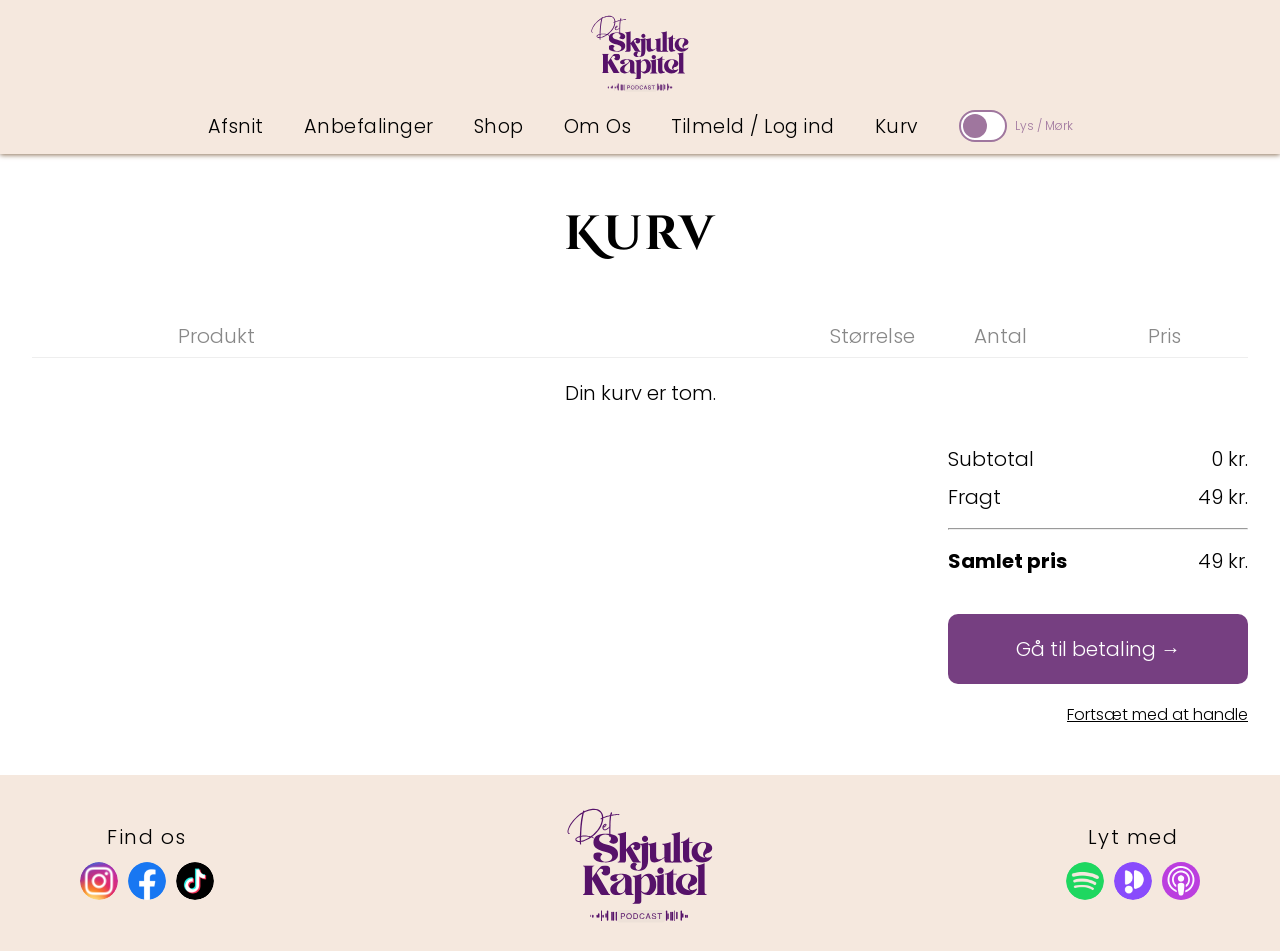
<file: kurv.html>
<!doctype html>
<html lang="da">
  <head>
    <meta charset="UTF-8" />
    <meta name="viewport" content="width=device-width, initial-scale=1.0" />
    <title>Det Skjulte Kapitel</title>
    <link rel="stylesheet" href="css/general.css" />
    <link rel="stylesheet" href="css/fonts.css" />
    <link rel="stylesheet" href="css/custom.css" />
    <link rel="stylesheet" href="css/kurv.css" />
    <link rel="icon" href="img/favicon.svg" type="image/svg+xml" />
  </head>
  <body>
    <header>
       
      <div class="header-desktop">
        <a href="index.html" class="header-logo">
          <img
            src="img/Logo.svg"
            alt="Det Skjulte Kapitel logo"
            class="logo-img"
          />
        </a>


        <nav class="header-nav">
          <ul class="nav-list">
            <li><a href="afsnit.html">Afsnit</a></li>
            <li><a href="anbefalinger.html">Anbefalinger</a></li>
            <li><a href="shop.html">Shop</a></li>
            <li><a href="omOs.html">Om Os</a></li>
            <li><a href="login.html">Tilmeld / Log ind</a></li>
            <li><a href="kurv.html">Kurv</a></li>
            <li> 
              <div class="theme-wrapper">
  <label>
    <span class="visually-hidden">Theme</span>
    <input id="" role="switch" type="checkbox" />
  </label>
  <span class="theme-label">Lys / Mørk</span>
</div>
        </li>
          </ul>
        </nav>
      </div>

      <div class="header-mobile">
        <a href="index.html" class="header-logo">
          <img src="img/Logo.svg" alt="Det Skjulte Kapitel" class="logo-img" />
        </a>
        <div class="theme-wrapper">
  <label>
    <span class="visually-hidden">Theme</span>
    <input id="" role="switch" type="checkbox" />
  </label>
  <span class="theme-label">Lys / Mørk</span>
</div>
        <button class="hamburger" id="menuToggle">
          <span></span>
          <span></span>
          <span></span>
        </button>
      </div>
      <nav class="mobile-menu" id="mobileMenu">
        <a href="afsnit.html">Afsnit</a>
        <a href="anbefalinger.html">Anbefalinger</a>
        <a href="shop.html">Shop</a>
        <a href="omOs.html">Om Os</a>
        <a href="login.html">Tilmeld / Log ind</a>
        <a href="kurv.html">Kurv</a>
      </nav>


    </header>
    <main>
      <h1>Kurv</h1>
      <div class="kurv-header">
        <span></span>
        <span>Produkt</span>
        <span>Størrelse</span>
        <span>Antal</span>
        <span>Pris</span>
      </div>

      <div id="kurv-produkter"></div>

      <div class="kurv-total">
        <div class="total-row">
          <span>Subtotal</span>
          <span id="subtotal">--- kr.</span>
        </div>
        <div class="total-row">
          <span>Fragt</span>
          <span id="fragt">49 kr.</span>
        </div>
        <hr />
        <div class="total-row bold">
          <span>Samlet pris</span>
          <span id="samlet">--- kr.</span>
        </div>
        <a href="koeb.html" class="btn til-betaling">Gå til betaling →</a>
        <a href="shop.html" class="fortsaet-link">Fortsæt med at handle</a>
      </div>
    </main>
    <footer>
      <div class="footer-inner">
        <a href="index.html" class="footer-logo">
          <img src="img/Logo.svg" alt="Det Skjulte Kapitel" class="logo-img-footer" />
        </a>

        <div class="footer-bottom-row">
          <div class="footer-social">
            <span class="footer-label">Find os</span>
            <div class="social-icons">
              <a href="https://www.instagram.com/detskjultekapitel/"><img src="img/Instagram.svg" alt="Instagram" /></a>
              <a href="https://www.facebook.com/profile.php?id=61585024211420"><img src="img/Facebook.svg" alt="Facebook" /></a>
              <a href="https://www.tiktok.com/@detskjultekapitel"><img src="img/TikTok.svg" alt="TikTok" /></a>
            </div>
          </div>

          <div class="footer-listen">
            <span class="footer-label">Lyt med</span>
            <div class="social-icons">
              <a href="https://open.spotify.com/show/3m8Jab1IPtWVq0r0YH2QnV"><img src="img/Spotify.svg" alt="Spotify" /></a>
              <a href="https://open.podimo.com/podcast/a7241b3f-1531-4056-aa6a-d502dbbe5295"><img src="img/Podimo.svg" alt="Podimo" /></a>
              <a href="https://podcasts.apple.com/dk/podcast/det-skjulte-kapitel/id1886661915"><img class="apple" src="img/applepodcast.svg" alt="Apple Podcast" /></a>
            </div>
          </div>
        </div>
      </div>
    </footer>
    <script src="js/burger.js"></script>
    <script src="js/kurv.js"></script>
     <script src="js/darkmode.js"></script>
  </body>
</html>
</file>
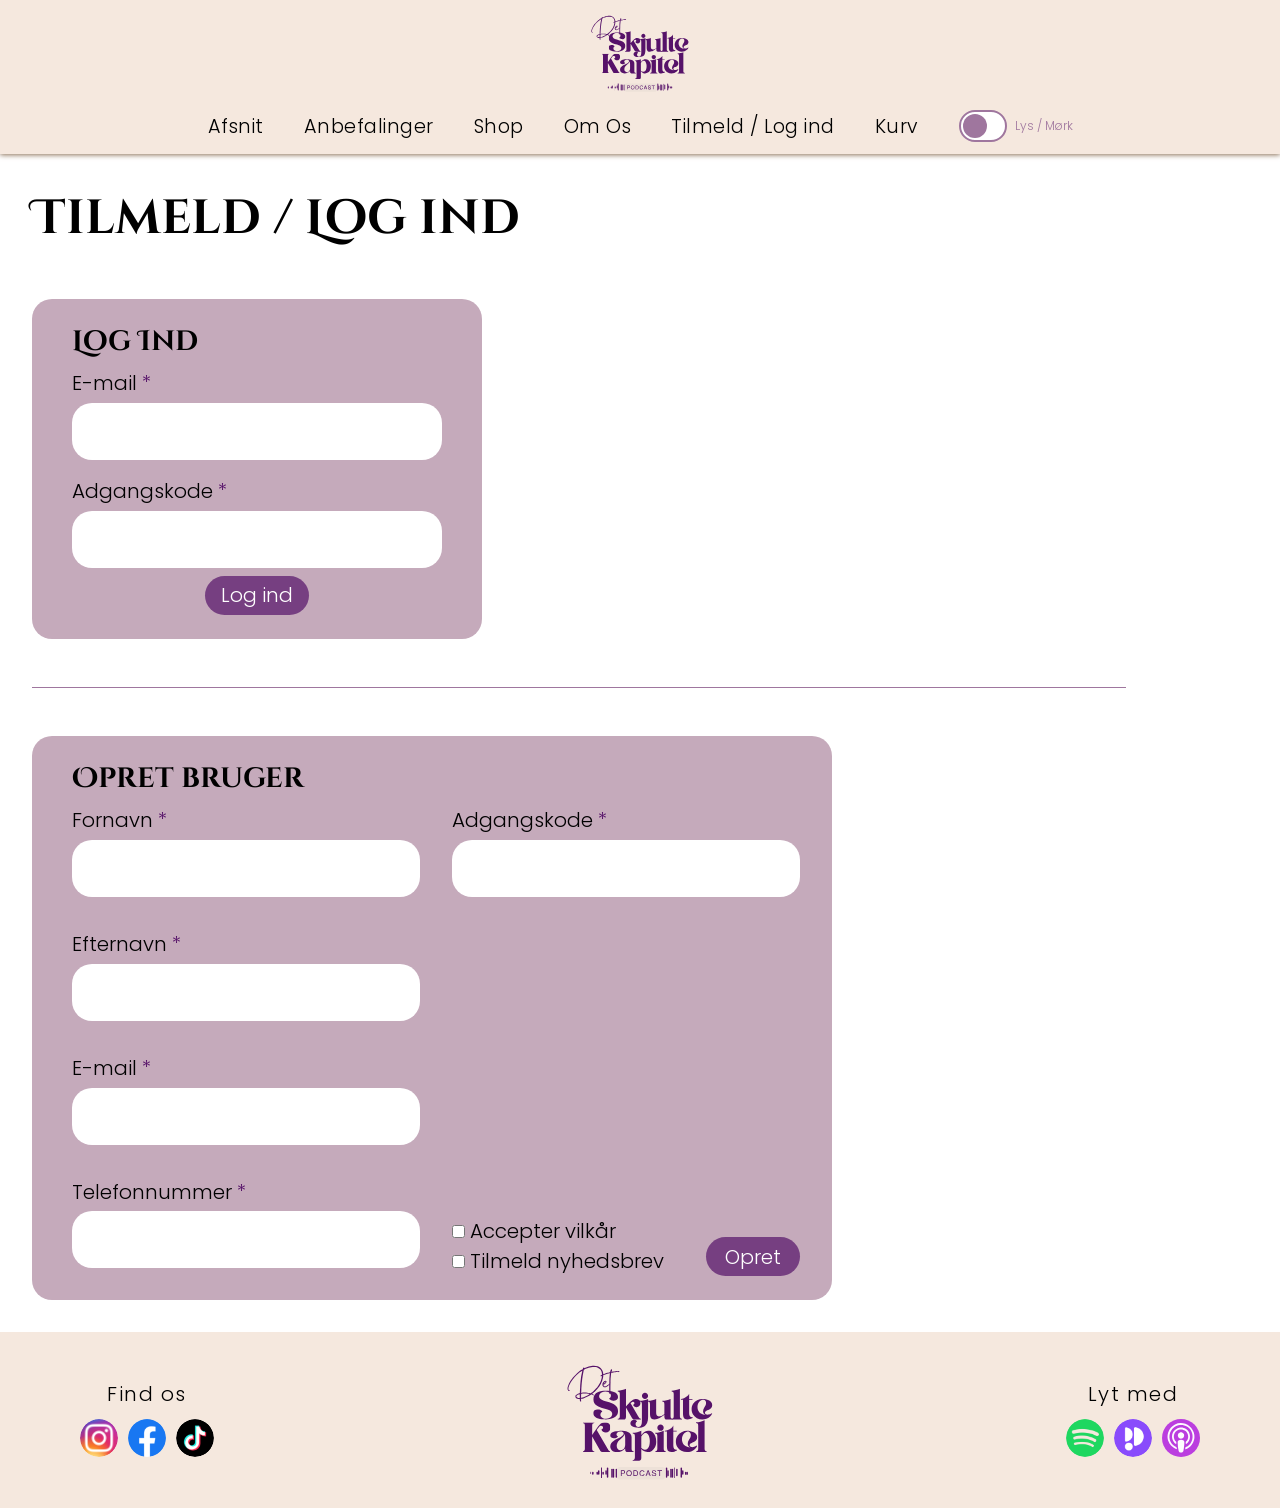
<file: login.html>
<!doctype html>
<html lang="da">
  <head>
    <meta charset="UTF-8" />
    <meta name="viewport" content="width=device-width, initial-scale=1.0" />
    <title>Det Skjulte Kapitel</title>
    <link rel="stylesheet" href="css/general.css" />
    <link rel="stylesheet" href="css/fonts.css" />
    <link rel="stylesheet" href="css/custom.css" />
    <link rel="stylesheet" href="css/forms.css" />
    <link rel="icon" href="img/favicon.svg" type="image/svg+xml" />
  </head>
  <body>
    <header>
       
      <div class="header-desktop">
        <a href="index.html" class="header-logo">
          <img
            src="img/Logo.svg"
            alt="Det Skjulte Kapitel logo"
            class="logo-img"
          />
        </a>


        <nav class="header-nav">
          <ul class="nav-list">
            <li><a href="afsnit.html">Afsnit</a></li>
            <li><a href="anbefalinger.html">Anbefalinger</a></li>
            <li><a href="shop.html">Shop</a></li>
            <li><a href="omOs.html">Om Os</a></li>
            <li><a href="login.html">Tilmeld / Log ind</a></li>
            <li><a href="kurv.html">Kurv</a></li>
            <li> 
              <div class="theme-wrapper">
  <label>
    <span class="visually-hidden">Theme</span>
    <input id="" role="switch" type="checkbox" />
  </label>
  <span class="theme-label">Lys / Mørk</span>
</div>
        </li>
          </ul>
        </nav>
      </div>

      <div class="header-mobile">
        <a href="index.html" class="header-logo">
          <img src="img/Logo.svg" alt="Det Skjulte Kapitel" class="logo-img" />
        </a>
        <div class="theme-wrapper">
  <label>
    <span class="visually-hidden">Theme</span>
    <input id="" role="switch" type="checkbox" />
  </label>
  <span class="theme-label">Lys / Mørk</span>
</div>
        <button class="hamburger" id="menuToggle">
          <span></span>
          <span></span>
          <span></span>
        </button>
      </div>
      <nav class="mobile-menu" id="mobileMenu">
        <a href="afsnit.html">Afsnit</a>
        <a href="anbefalinger.html">Anbefalinger</a>
        <a href="shop.html">Shop</a>
        <a href="omOs.html">Om Os</a>
        <a href="login.html">Tilmeld / Log ind</a>
        <a href="kurv.html">Kurv</a>
      </nav>


    </header>
    <main>
      <h1>Tilmeld / Log ind</h1>
      <section id="login-form">
        <article id="login-info">
          <h2>Log Ind</h2>
        </article>
        <form id="loginform">
          <div class="form-group">
            <label for="email">E-mail</label>
            <input type="email" id="email" name="mail" required />
            <p class="error-message">Udfyld venligst feltet</p>
          </div>
          <div class="form-group">
            <label for="password">Adgangskode</label>
            <input type="password" id="password" name="password" required />
            <p class="error-message">Udfyld venligst feltet</p>
          </div>
        </form>
        <button class="login-btn">Log ind</button>
      </section>
      <hr />
      <section id="tilmeld-form">
        <article id="tilmeld-info">
          <h2>Opret bruger</h2>
        </article>
        <form id="tilmeldform">
          <div class="left-column">
            <div class="form-group">
              <label for="firstname">Fornavn</label>
              <input type="text" id="firstname" name="firstname" required />
              <p class="error-message">Udfyld venligst feltet</p>
            </div>
            <div class="form-group">
              <label for="lastname">Efternavn</label>
              <input type="text" id="lastname" name="lastname" required />
              <p class="error-message">Udfyld venligst feltet</p>
            </div>
            <div class="form-group">
              <label for="email">E-mail</label>
              <input type="email" id="email" name="mail" required />
              <p class="error-message">Udfyld venligst feltet</p>
            </div>
            <div class="form-group">
              <label for="phonenumber">Telefonnummer</label>
              <input type="tel" id="phonenumber" name="phonenumber" required />
              <p class="error-message">Udfyld venligst feltet</p>
            </div>
          </div>
          <div class="right-column">
            <div class="form-group">
              <label for="password">Adgangskode</label>
              <input type="password" id="password" name="adgangskode" required />
              <p class="error-message">Udfyld venligst feltet</p>
            </div>
            <div class="check-opret-group">
              <div>
              <div class="checkbox-group">
                <label for="terms">
                  <input type="checkbox" id="terms" name="accept-terms" value="yes" required />
                  Accepter vilkår
                </label>
              </div>
              <div class="checkbox-group">
                <label for="terms">
                  <input type="checkbox" id="terms" name="accept-terms" value="yes" />
                  Tilmeld nyhedsbrev
                </label>
              </div>
              </div>
              <button class="opret-btn">Opret</button>
            </div>
          </div>
        </form>
      </section>
    </main>
    <footer>
      <div class="footer-inner">
        <a href="index.html" class="footer-logo">
          <img src="img/Logo.svg" alt="Det Skjulte Kapitel" class="logo-img-footer" />
        </a>

        <div class="footer-bottom-row">
          <div class="footer-social">
            <span class="footer-label">Find os</span>
            <div class="social-icons">
              <a href="https://www.instagram.com/detskjultekapitel/"><img src="img/Instagram.svg" alt="Instagram" /></a>
              <a href="https://www.facebook.com/profile.php?id=61585024211420"><img src="img/Facebook.svg" alt="Facebook" /></a>
              <a href="https://www.tiktok.com/@detskjultekapitel"><img src="img/TikTok.svg" alt="TikTok" /></a>
            </div>
          </div>

          <div class="footer-listen">
            <span class="footer-label">Lyt med</span>
            <div class="social-icons">
              <a href="https://open.spotify.com/show/3m8Jab1IPtWVq0r0YH2QnV"><img src="img/Spotify.svg" alt="Spotify" /></a>
              <a href="https://open.podimo.com/podcast/a7241b3f-1531-4056-aa6a-d502dbbe5295"><img src="img/Podimo.svg" alt="Podimo" /></a>
              <a href="https://podcasts.apple.com/dk/podcast/det-skjulte-kapitel/id1886661915"><img class="apple" src="img/applepodcast.svg" alt="Apple Podcast" /></a>
            </div>
          </div>
        </div>
      </div>
    </footer>
    <script src="js/burger.js"></script>
     <script src="js/darkmode.js"></script>
  </body>
</html>
</file>
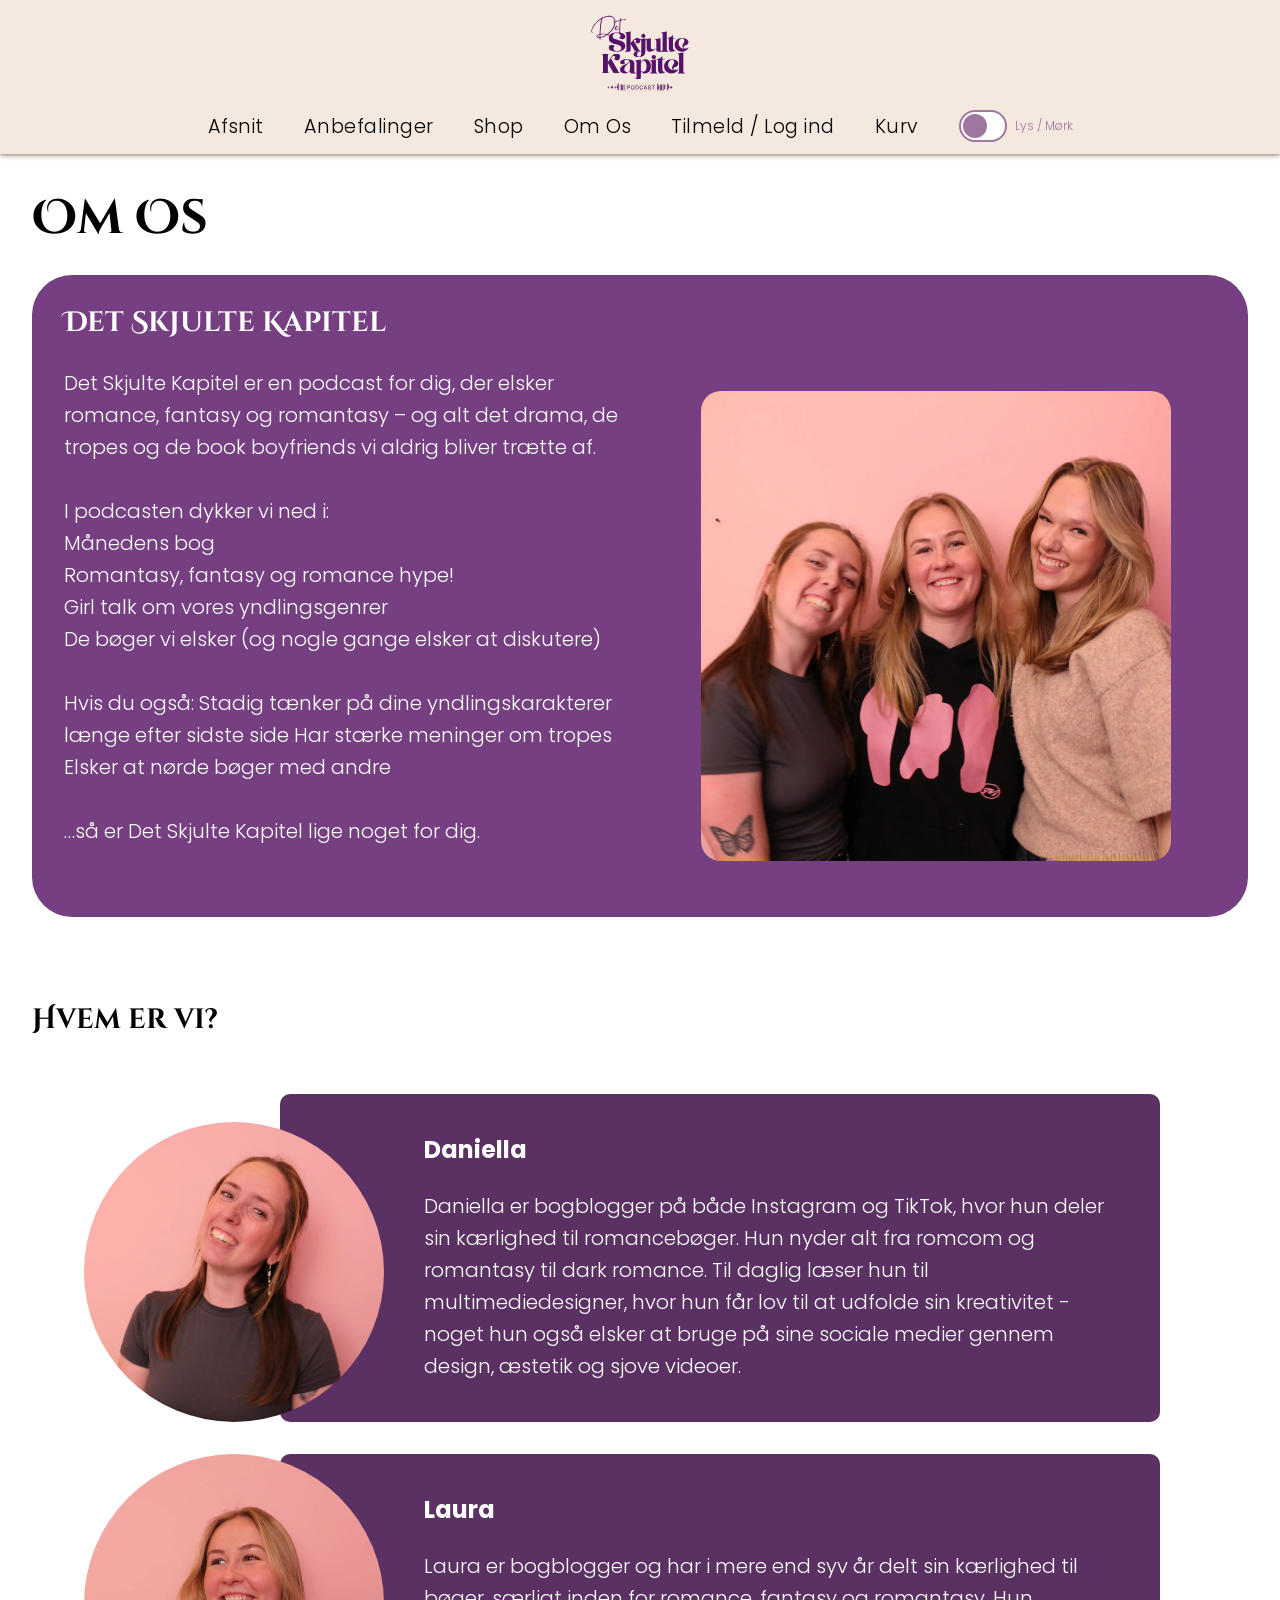
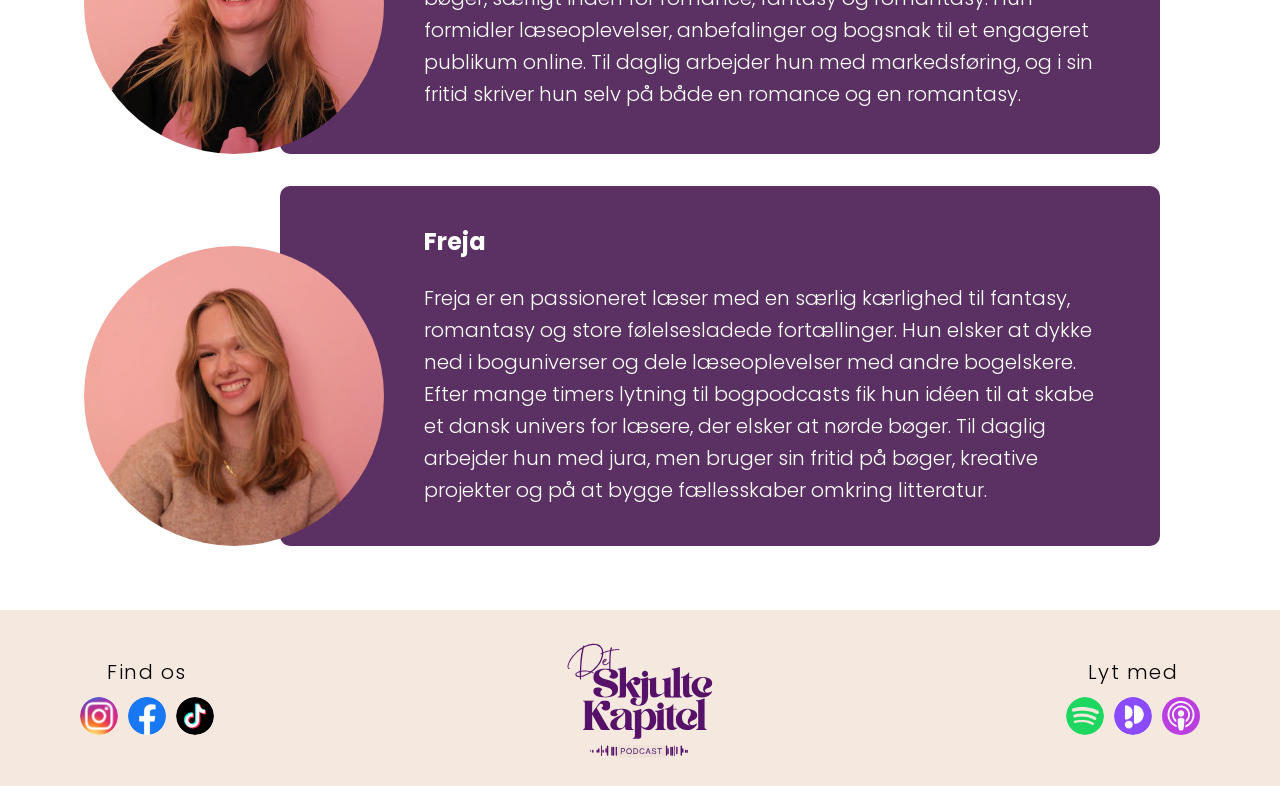
<file: omOs.html>
<!doctype html>
<html lang="da">
  <head>
    <meta charset="UTF-8" />
    <meta name="viewport" content="width=device-width, initial-scale=1.0" />
    <title>Det Skjulte Kapitel</title>
    <link rel="stylesheet" href="css/general.css" />
    <link rel="stylesheet" href="css/fonts.css" />
    <link rel="stylesheet" href="css/custom.css" />
    <link rel="stylesheet" href="css/omOs.css" />
    <link rel="icon" href="img/favicon.svg" type="image/svg+xml" />
  </head>
  <body>
    <header>
       
      <div class="header-desktop">
        <a href="index.html" class="header-logo">
          <img
            src="img/Logo.svg"
            alt="Det Skjulte Kapitel logo"
            class="logo-img"
          />
        </a>


        <nav class="header-nav">
          <ul class="nav-list">
            <li><a href="afsnit.html">Afsnit</a></li>
            <li><a href="anbefalinger.html">Anbefalinger</a></li>
            <li><a href="shop.html">Shop</a></li>
            <li><a href="omOs.html">Om Os</a></li>
            <li><a href="login.html">Tilmeld / Log ind</a></li>
            <li><a href="kurv.html">Kurv</a></li>
            <li> 
              <div class="theme-wrapper">
  <label>
    <span class="visually-hidden">Theme</span>
    <input id="" role="switch" type="checkbox" />
  </label>
  <span class="theme-label">Lys / Mørk</span>
</div>
        </li>
          </ul>
        </nav>
      </div>

      <div class="header-mobile">
        <a href="index.html" class="header-logo">
          <img src="img/Logo.svg" alt="Det Skjulte Kapitel" class="logo-img" />
        </a>
        <div class="theme-wrapper">
  <label>
    <span class="visually-hidden">Theme</span>
    <input id="" role="switch" type="checkbox" />
  </label>
  <span class="theme-label">Lys / Mørk</span>
</div>
        <button class="hamburger" id="menuToggle">
          <span></span>
          <span></span>
          <span></span>
        </button>
      </div>
      <nav class="mobile-menu" id="mobileMenu">
        <a href="afsnit.html">Afsnit</a>
        <a href="anbefalinger.html">Anbefalinger</a>
        <a href="shop.html">Shop</a>
        <a href="omOs.html">Om Os</a>
        <a href="login.html">Tilmeld / Log ind</a>
        <a href="kurv.html">Kurv</a>
      </nav>


    </header>
    <main>
      <h1>Om Os</h1>
      <section class="info-card">
        <h2>Det Skjulte Kapitel</h2>
        <div class="grid_1-1">
          <img src="img/Gruppe.webp" alt="Gruppen bag Det Skjulte Kapitel" />
          <div>
            <p>Det Skjulte Kapitel er en podcast for dig, der elsker romance, fantasy og romantasy – og alt det drama, de tropes og de book boyfriends vi aldrig bliver trætte af.</p>
            <br />
            <p>
              I podcasten dykker vi ned i:
              <br />
              Månedens bog
              <br />
              Romantasy, fantasy og romance hype!
              <br />
              Girl talk om vores yndlingsgenrer
              <br />
              De bøger vi elsker (og nogle gange elsker at diskutere)
            </p>
            <br />
            <p>Hvis du også: Stadig tænker på dine yndlingskarakterer længe efter sidste side Har stærke meninger om tropes Elsker at nørde bøger med andre</p>
            <br />
            <p>…så er Det Skjulte Kapitel lige noget for dig.</p>
          </div>
        </div>
      </section>
      <h2 class="mt-3">Hvem er vi?</h2>
      <section class="grid">
        <img src="img/Daniella.webp" alt="Daniella" class="rundt-billede" />
        <div class="text">
          <h3>Daniella</h3>
          <p>
            Daniella er bogblogger på både Instagram og TikTok, hvor hun deler sin kærlighed til romancebøger. Hun nyder alt fra romcom og romantasy til dark romance. Til daglig læser hun til multimediedesigner, hvor hun får lov til at udfolde sin
            kreativitet - noget hun også elsker at bruge på sine sociale medier gennem design, æstetik og sjove videoer.
          </p>
        </div>
      </section>
      <section class="grid">
        <img src="img/Laura.webp" alt="Laura" class="rundt-billede" />
        <div class="text">
          <h3>Laura</h3>
          <p>
            Laura er bogblogger og har i mere end syv år delt sin kærlighed til bøger, særligt inden for romance, fantasy og romantasy. Hun formidler læseoplevelser, anbefalinger og bogsnak til et engageret publikum online. Til daglig arbejder hun
            med markedsføring, og i sin fritid skriver hun selv på både en romance og en romantasy.
          </p>
        </div>
      </section>
      <section class="grid">
        <img src="img/Freja.webp" alt="Freja" class="rundt-billede" />
        <div class="text">
          <h3>Freja</h3>
          <p>
            Freja er en passioneret læser med en særlig kærlighed til fantasy, romantasy og store følelsesladede fortællinger. Hun elsker at dykke ned i boguniverser og dele læseoplevelser med andre bogelskere. Efter mange timers lytning til
            bogpodcasts fik hun idéen til at skabe et dansk univers for læsere, der elsker at nørde bøger. Til daglig arbejder hun med jura, men bruger sin fritid på bøger, kreative projekter og på at bygge fællesskaber omkring litteratur.
          </p>
        </div>
      </section>
    </main>
    <footer>
      <div class="footer-inner">
        <a href="index.html" class="footer-logo">
          <img src="img/Logo.svg" alt="Det Skjulte Kapitel" class="logo-img-footer" />
        </a>

        <div class="footer-bottom-row">
          <div class="footer-social">
            <span class="footer-label">Find os</span>
            <div class="social-icons">
              <a href="https://www.instagram.com/detskjultekapitel/"><img src="img/Instagram.svg" alt="Instagram" /></a>
              <a href="https://www.facebook.com/profile.php?id=61585024211420"><img src="img/Facebook.svg" alt="Facebook" /></a>
              <a href="https://www.tiktok.com/@detskjultekapitel"><img src="img/TikTok.svg" alt="TikTok" /></a>
            </div>
          </div>

          <div class="footer-listen">
            <span class="footer-label">Lyt med</span>
            <div class="social-icons">
              <a href="https://open.spotify.com/show/3m8Jab1IPtWVq0r0YH2QnV"><img src="img/Spotify.svg" alt="Spotify" /></a>
              <a href="https://open.podimo.com/podcast/a7241b3f-1531-4056-aa6a-d502dbbe5295"><img src="img/Podimo.svg" alt="Podimo" /></a>
              <a href="https://podcasts.apple.com/dk/podcast/det-skjulte-kapitel/id1886661915"><img class="apple" src="img/applepodcast.svg" alt="Apple Podcast" /></a>
            </div>
          </div>
        </div>
      </div>
    </footer>
    <script src="js/burger.js"></script>
     <script src="js/darkmode.js"></script>
  </body>
</html>
</file>
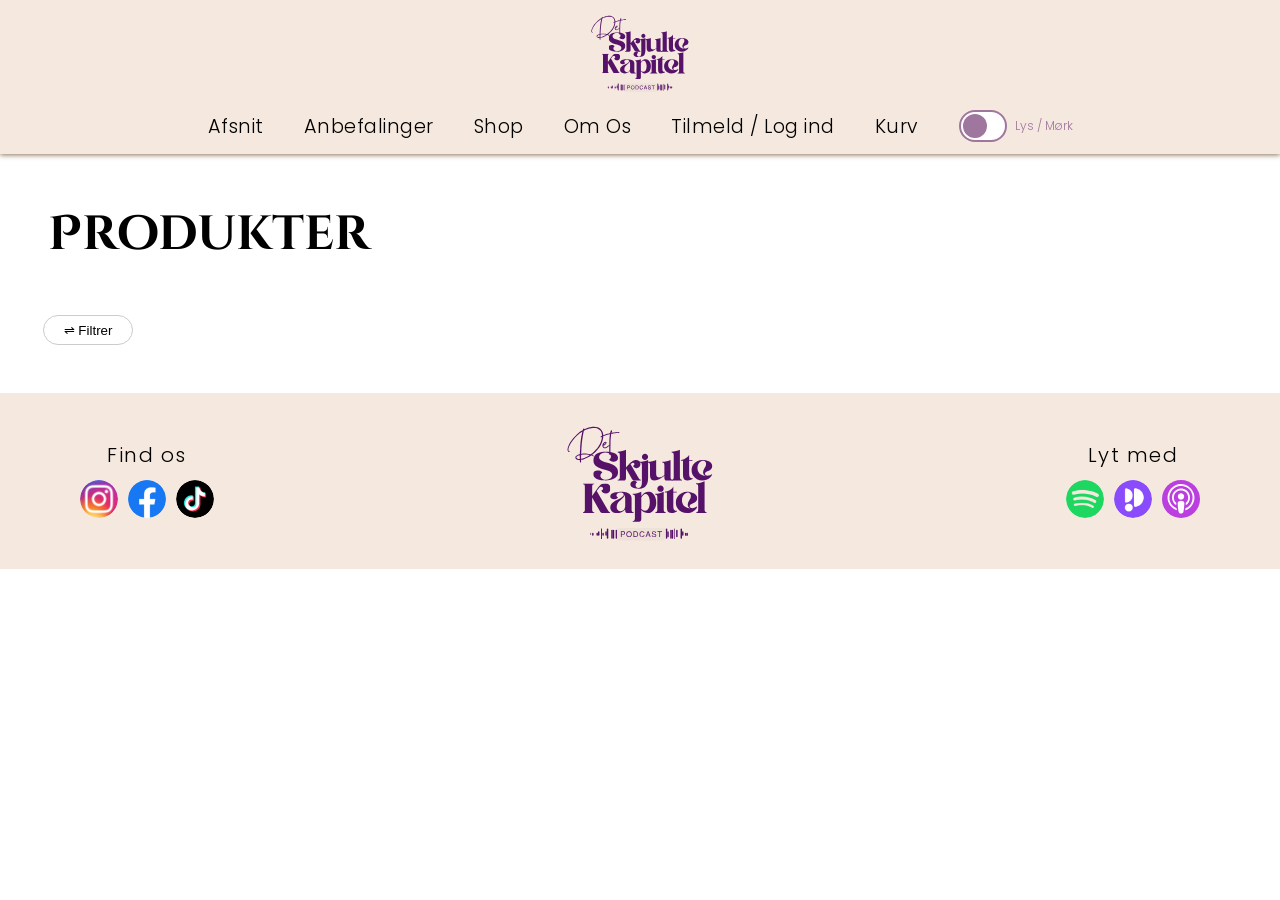
<file: shop.html>
<!doctype html>
<html lang="da">
  <head>
    <meta charset="UTF-8" />
    <meta name="viewport" content="width=device-width, initial-scale=1.0" />
    <title>Det Skjulte Kapitel</title>
    <link rel="stylesheet" href="css/general.css" />
    <link rel="stylesheet" href="css/fonts.css" />
    <link rel="stylesheet" href="css/custom.css" />
    <link rel="stylesheet" href="css/shop.css" />
    <link rel="icon" href="img/favicon.svg" type="image/svg+xml" />
  </head>
  <body>
  <header>
       
      <div class="header-desktop">
        <a href="index.html" class="header-logo">
          <img
            src="img/Logo.svg"
            alt="Det Skjulte Kapitel logo"
            class="logo-img"
          />
        </a>


        <nav class="header-nav">
          <ul class="nav-list">
            <li><a href="afsnit.html">Afsnit</a></li>
            <li><a href="anbefalinger.html">Anbefalinger</a></li>
            <li><a href="shop.html">Shop</a></li>
            <li><a href="omOs.html">Om Os</a></li>
            <li><a href="login.html">Tilmeld / Log ind</a></li>
            <li><a href="kurv.html">Kurv</a></li>
            <li> 
              <div class="theme-wrapper">
  <label>
    <span class="visually-hidden">Theme</span>
    <input id="" role="switch" type="checkbox" />
  </label>
  <span class="theme-label">Lys / Mørk</span>
</div>
        </li>
          </ul>
        </nav>
      </div>

      <div class="header-mobile">
        <a href="index.html" class="header-logo">
          <img src="img/Logo.svg" alt="Det Skjulte Kapitel" class="logo-img" />
        </a>
        <div class="theme-wrapper">
  <label>
    <span class="visually-hidden">Theme</span>
    <input id="" role="switch" type="checkbox" />
  </label>
  <span class="theme-label">Lys / Mørk</span>
</div>
        <button class="hamburger" id="menuToggle">
          <span></span>
          <span></span>
          <span></span>
        </button>
      </div>
      <nav class="mobile-menu" id="mobileMenu">
        <a href="afsnit.html">Afsnit</a>
        <a href="anbefalinger.html">Anbefalinger</a>
        <a href="shop.html">Shop</a>
        <a href="omOs.html">Om Os</a>
        <a href="login.html">Tilmeld / Log ind</a>
        <a href="kurv.html">Kurv</a>
      </nav>


    </header>
    <main>
      <h1>Produkter</h1>

      <div class="filter-wrapper">
        <button class="filter-btn" id="filterToggle">⇌ Filtrer</button>

        <div class="filter-panel" id="filterPanel">
          <div class="filter-header">
            <p>Filtrer</p>
            <button id="filterLuk">✕</button>
          </div>
          <hr />
          <p class="filter-alle" data-type="alle" data-filter="alle">Alle</p>
          <hr />

          <div class="filter-gruppe">
            <p class="filter-titel" data-target="kategoriValg">Kategori</p>
            <hr />
            <div class="filter-valg" id="kategoriValg">
              <p data-type="kategori" data-filter="Tøj">Tøj</p>
              <p data-type="kategori" data-filter="Accessories">Accessories</p>
              <p data-type="kategori" data-filter="Til bøger">Til bøger</p>
              <hr />
            </div>
          </div>

          <div class="filter-gruppe">
            <p class="filter-titel" data-target="storrelseValg">Størrelse</p>
            <hr />
            <div class="filter-valg" id="storrelseValg">
              <p data-type="storrelse" data-filter="S">Small</p>
              <p data-type="storrelse" data-filter="M">Medium</p>
              <p data-type="storrelse" data-filter="L">Large</p>
              <p data-type="storrelse" data-filter="One size">One size</p>
              <hr />
            </div>
          </div>

          <div class="filter-gruppe">
            <p class="filter-titel" data-target="farveValg">Farve</p>
            <hr />
            <div class="filter-valg" id="farveValg">
              <p data-type="farve" data-filter="Sort">Sort</p>
              <p data-type="farve" data-filter="Hvid">Hvid</p>
              <p data-type="farve" data-filter="Lilla">Lilla</p>
              <hr />
            </div>
          </div>
        </div>
      </div>
      <div id="products"></div>
    </main>
    <footer>
      <div class="footer-inner">
        <a href="index.html" class="footer-logo">
          <img src="img/Logo.svg" alt="Det Skjulte Kapitel" class="logo-img-footer" />
        </a>

        <div class="footer-bottom-row">
          <div class="footer-social">
            <span class="footer-label">Find os</span>
            <div class="social-icons">
              <a href="https://www.instagram.com/detskjultekapitel/"><img src="img/Instagram.svg" alt="Instagram" /></a>
              <a href="https://www.facebook.com/profile.php?id=61585024211420"><img src="img/Facebook.svg" alt="Facebook" /></a>
              <a href="https://www.tiktok.com/@detskjultekapitel"><img src="img/TikTok.svg" alt="TikTok" /></a>
            </div>
          </div>

          <div class="footer-listen">
            <span class="footer-label">Lyt med</span>
            <div class="social-icons">
              <a href="https://open.spotify.com/show/3m8Jab1IPtWVq0r0YH2QnV"><img src="img/Spotify.svg" alt="Spotify" /></a>
              <a href="https://open.podimo.com/podcast/a7241b3f-1531-4056-aa6a-d502dbbe5295"><img src="img/Podimo.svg" alt="Podimo" /></a>
              <a href="https://podcasts.apple.com/dk/podcast/det-skjulte-kapitel/id1886661915"><img class="apple" src="img/applepodcast.svg" alt="Apple Podcast" /></a>
            </div>
          </div>
        </div>
      </div>
    </footer>
    <script src="js/burger.js"></script>
    <script src="js/shop.js"></script>
     <script src="js/darkmode.js"></script>
  </body>
</html>
</file>
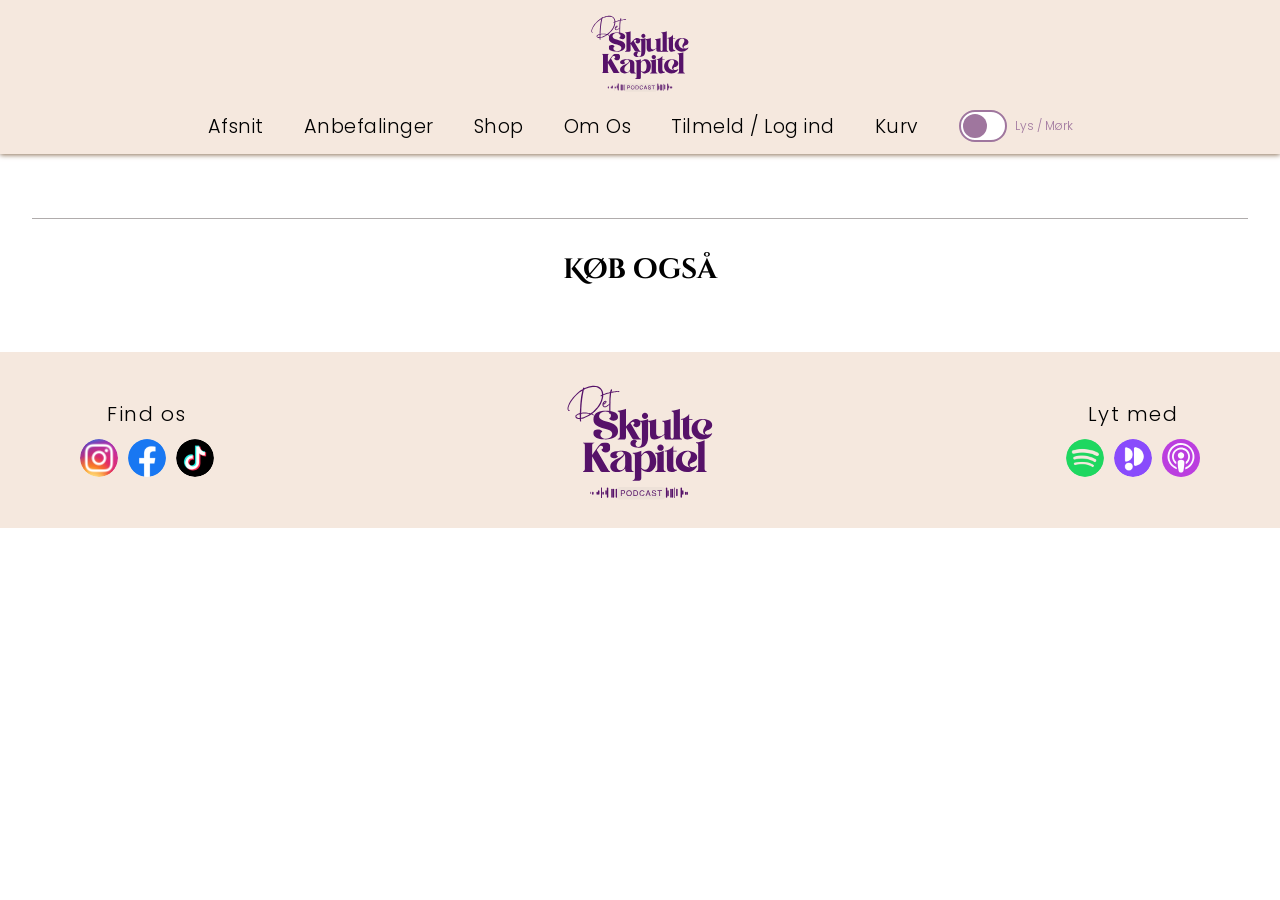
<file: shopSingleview.html>
<!doctype html>
<html lang="da">
  <head>
    <meta charset="UTF-8" />
    <meta name="viewport" content="width=device-width, initial-scale=1.0" />
    <title>Det Skjulte Kapitel</title>
    <link rel="stylesheet" href="css/general.css" />
    <link rel="stylesheet" href="css/fonts.css" />
    <link rel="stylesheet" href="css/custom.css" />
    <link rel="stylesheet" href="css/shop.css" />
    <link rel="icon" href="img/favicon.svg" type="image/svg+xml" />
  </head>
  <body>
    <header>
       
      <div class="header-desktop">
        <a href="index.html" class="header-logo">
          <img
            src="img/Logo.svg"
            alt="Det Skjulte Kapitel logo"
            class="logo-img"
          />
        </a>


        <nav class="header-nav">
          <ul class="nav-list">
            <li><a href="afsnit.html">Afsnit</a></li>
            <li><a href="anbefalinger.html">Anbefalinger</a></li>
            <li><a href="shop.html">Shop</a></li>
            <li><a href="omOs.html">Om Os</a></li>
            <li><a href="login.html">Tilmeld / Log ind</a></li>
            <li><a href="kurv.html">Kurv</a></li>
            <li> 
              <div class="theme-wrapper">
  <label>
    <span class="visually-hidden">Theme</span>
    <input id="" role="switch" type="checkbox" />
  </label>
  <span class="theme-label">Lys / Mørk</span>
</div>
        </li>
          </ul>
        </nav>
      </div>

      <div class="header-mobile">
        <a href="index.html" class="header-logo">
          <img src="img/Logo.svg" alt="Det Skjulte Kapitel" class="logo-img" />
        </a>
        <div class="theme-wrapper">
  <label>
    <span class="visually-hidden">Theme</span>
    <input id="" role="switch" type="checkbox" />
  </label>
  <span class="theme-label">Lys / Mørk</span>
</div>
        <button class="hamburger" id="menuToggle">
          <span></span>
          <span></span>
          <span></span>
        </button>
      </div>
      <nav class="mobile-menu" id="mobileMenu">
        <a href="afsnit.html">Afsnit</a>
        <a href="anbefalinger.html">Anbefalinger</a>
        <a href="shop.html">Shop</a>
        <a href="omOs.html">Om Os</a>
        <a href="login.html">Tilmeld / Log ind</a>
        <a href="kurv.html">Kurv</a>
      </nav>


    </header>
    <main>
      <section id="product"></section>
      <hr />
      <h2>Køb også</h2>
      <section id="koeb-ogsaa"></section>
    </main>

    <footer>
      <div class="footer-inner">
        <a href="index.html" class="footer-logo">
          <img src="img/Logo.svg" alt="Det Skjulte Kapitel" class="logo-img-footer" />
        </a>

        <div class="footer-bottom-row">
          <div class="footer-social">
            <span class="footer-label">Find os</span>
            <div class="social-icons">
              <a href="https://www.instagram.com/detskjultekapitel/"><img src="img/Instagram.svg" alt="Instagram" /></a>
              <a href="https://www.facebook.com/profile.php?id=61585024211420"><img src="img/Facebook.svg" alt="Facebook" /></a>
              <a href="https://www.tiktok.com/@detskjultekapitel"><img src="img/TikTok.svg" alt="TikTok" /></a>
            </div>
          </div>

          <div class="footer-listen">
            <span class="footer-label">Lyt med</span>
            <div class="social-icons">
              <a href="https://open.spotify.com/show/3m8Jab1IPtWVq0r0YH2QnV"><img src="img/Spotify.svg" alt="Spotify" /></a>
              <a href="https://open.podimo.com/podcast/a7241b3f-1531-4056-aa6a-d502dbbe5295"><img src="img/Podimo.svg" alt="Podimo" /></a>
              <a href="https://podcasts.apple.com/dk/podcast/det-skjulte-kapitel/id1886661915"><img class="apple" src="img/applepodcast.svg" alt="Apple Podcast" /></a>
            </div>
          </div>
        </div>
      </div>
    </footer>
    <script src="js/burger.js"></script>
    <script src="js/shopSingleview.js"></script>
     <script src="js/darkmode.js"></script>
  </body>
</html>
</file>
<file: css/general.css>
* {
  box-sizing: border-box;
  padding: 0;
  margin: 0;
  text-decoration: none;
  list-style-type: none;
}

header {
  background: var(--header-footer-bg);
  /* Tilføjer følgende for at få en sticky header */
  position: sticky;
  top: 0;
  z-index: 1;
  box-shadow:  rgb(139, 113, 87) 0 1px 5px;
}

.header-desktop {
  max-width: 1200px;
  margin: 0 auto;
  padding: 0 32px;
  display: flex;
  flex-direction: column;
  align-items: center;
}

.logo-img {
  height: 100px;
  width: auto;
  padding: 12px 0 8px;
  display: block;
}

.header-nav {
  width: 100%;
  padding: 10px 0 12px;
}

.nav-list {
  list-style: none;
  display: flex;
  justify-content: center;
  align-items: center;
  gap: 40px;
}

.nav-list a {
  color: var(--text-color);
  text-decoration: none;
  letter-spacing: 0.5px;
  font-size: 1.2em;
  position: relative;
}
.nav-list a:hover {
  color: var(--podcast-card-bg);
}
.nav-list a:hover::after {
  width: 100%;
}

.header-mobile {
  display: none;
  align-items: center;
  justify-content: space-between;
  padding: 12px 20px;
}

.hamburger {
  background: none;
  border: none;
  cursor: pointer;
  display: flex;
  flex-direction: column;
  gap: 5px;
  padding: 8px;
}

.hamburger span {
  display: block;
  width: 24px;
  height: 2px;
  background: var(--text-color);
  border-radius: 2px;
}

.hamburger.open span:nth-child(1) {
  transform: translateY(7px) rotate(45deg);
}

.hamburger.open span:nth-child(2) {
  opacity: 0;
}

.hamburger.open span:nth-child(3) {
  transform: translateY(-7px) rotate(-45deg);
}

.hamburger span {
  transition:
    transform 0.3s ease,
    opacity 0.3s ease;
}

.mobile-menu {
  display: none;
  flex-direction: column;
  background: var(--header-footer-bg);
}

.mobile-menu.open {
  display: flex;
}

.mobile-menu a {
  color: var(--text-color);
  text-decoration: none;
  padding: 14px 24px;
  border-bottom: 1px solid rgba(200, 184, 232, 0.3);
}

.mobile-menu a:hover {
  background: var(--podcast-card-bg);
}

footer {
  background: var(--header-footer-bg);
}

.footer-inner {
  max-width: 1200px;
  margin: 0 auto;
  padding: 28px 40px;
  display: grid;
  grid-template-columns: 1fr 1fr 1fr;
  grid-template-areas: "social logo listen";
  align-items: center;
  gap: 24px;
}

.footer-label {
  color: var(--text-color);
  letter-spacing: 1.5px;
  display: block;
  margin-bottom: 10px;
  text-align: center;
}

.social-icons {
  display: flex;
  gap: 10px;
  align-items: center;
}

.social-icons a img {
  width: 38px;
  height: 38px;
  border-radius: 50%;
  transition:
    transform 0.2s,
    opacity 0.2s;
}

.social-icons a:hover img {
  transform: scale(1.1);
  opacity: 0.85;
}

.footer-social {
  display: flex;
  flex-direction: column;
}

.footer-listen {
  display: flex;
  flex-direction: column;
  align-items: center;
}
.apple {
  border-radius: 50%;
}
.logo-img-footer {
  height: 120px;
  width: auto;
  display: block;
}

.footer-bottom {
  padding: 12px 40px;
  text-align: center;
  color: var(--text-color);
}

@media (min-width: 801px) {
  .footer-social {
    grid-area: social;
    display: flex;
    flex-direction: column;
    justify-self: start;
  }

  .footer-logo {
    grid-area: logo;
    justify-self: center;
  }

  .footer-listen {
    grid-area: listen;
    display: flex;
    flex-direction: column;
    justify-self: end;
  }

  .footer-bottom-row {
    display: contents;
  }
}

@media (max-width: 800px) {
  .header-desktop {
    display: none;
  }
  .header-mobile {
    display: flex;
  }

  .footer-inner {
    grid-template-columns: 1fr;
    grid-template-areas:
      "logo"
      "social"
      "listen";
    text-align: center;
    padding: 24px 20px;
  }

  .footer-social {
    justify-self: center;
    align-items: center;
  }
  .footer-listen {
    justify-self: center;
    align-items: center;
  }
  .footer-bottom {
    padding: 12px 20px;
  }

  .footer-logo {
    order: -1;
    display: block;
    margin: 0 auto;
  }

  .logo-img-footer {
    height: 90px;
    width: auto;
  }

  .footer-bottom-row {
    display: flex;
    justify-content: center;
    gap: 40px;
  }

  .social-icons {
    gap: 4px;
  }

  .mobile-menu a:hover {
    background: var(--om-os-card-bg);
    color: var(--text-inverted);
  }
}
</file>
<file: css/fonts.css>
@font-face {
  font-family: "Cinzel Decorative Black";
  src: url(../fonts/CinzelDecorative-Black.woff2);
}

@font-face {
  font-family: "Cinzel Decorative Bold";
  src: url(../fonts/CinzelDecorative-Bold.woff2);
}

@font-face {
  font-family: "Cinzel Decorative";
  src: url(../fonts/CinzelDecorative-Regular.woff2);
}

@font-face {
  font-family: "Poppins Bold";
  src: url(../fonts/Poppins-Bold.woff2);
}

@font-face {
  font-family: "Poppins Regular";
  src: url(../fonts/Poppins-Regular.woff2);
}

@font-face {
  font-family: "Poppins Light";
  src: url(../fonts/Poppins-Light.woff2);
}
</file>
<file: css/custom.css>
html {
  color-scheme: light;
  
  &.dark {
    color-scheme: dark;
  }
}

body {
  background-color: var(--primary-bg);
}

/* Farvevariabler */
html {
  /* Primary colors */
  --primary-bg: light-dark(#fff, #2d2d2d);
  /* --primary-bg: light-dark(#fff, #5d5d5d); */
  --header-footer-bg: light-dark(#f5e8de, #1d1d1d );

  /* Font colors */
  --text-color: light-dark(#000, #fff);
  --text-inverted: #fff;
  --text-darkmode: light-dark(#9f769e, #f5e8de);

  /* Buttons */
  --primary-btn: #763f81;
  --arrow-btn: #f5e8de;

  /* Cards */
  --podcast-card-bg: #561269;
  --book-card-bg: light-dark(#f5e8de, #5d5d5d);
  /* --book-card-bg: light-dark(#f5e8de, #8f8882); */
  --filter-bg: light-dark(#fff, #1d1d1d);
  --reviews-card-bg: #763f81;
  --om-os-card-bg: #763f81;
  --individual-card-bg: #5a3162;
  --forms-bg: light-dark(#c5aabb, #8B7A85);
  --linje: light-dark(#9f769e, #561269);
}

/* Fonts Desktop */
h1 {
  font-family: "Cinzel Decorative Bold";
  font-size: 3rem;
}
h2 {
  font-family: "Cinzel Decorative Bold";
  font-weight: 600;
  font-size: 1.75rem;
}
h3 {
  font-family: "Poppins Bold";
  font-weight: 700;
  font-size: 1.5rem;
}
h4,
.kob-btn {
  font-family: "Poppins Regular";
  font-weight: 400;
  font-size: 1.375rem;
}
h5 {
  font-family: "Poppins Regular";
  font-weight: 600;
  font-size: 1.25rem;
}

p,
.login-btn,
.opret-btn,
label,
span,
.btn {
  font-family: "Poppins Light";
  font-weight: 300;
  font-size: 1.25rem;
}

nav {
  font-family: "Poppins Light";
  font-weight: 300;
}

/* Light/dark mode */

[role="switch"] {
  --h: 2rem;
  --w: 3rem;
  appearance: none;
  background: rgb(255, 255, 255);
  height: var(--h);
  width: var(--w);
  border: 2px solid var(--linje);
  cursor: pointer; 
  border-radius: 20px;
  padding: 2px;
}

[role="switch"]::before{
  content: "";
  display: block;
  height: 100%;
  aspect-ratio: 1; 
  background: var(--linje);
  border-radius: inherit;
  transition: .3s;
}


[role="switch"]:checked::before {
  background-color: var(--podcast-card-bg);
  translate: calc(var(--w) - var(--h));
}

.visually-hidden {
  position: absolute;
  clip-path: inset(100%);
}

.theme-wrapper {
  display: flex;
  align-items: center;
  gap: 0.5rem;
}

.theme-wrapper label {
  display: flex;
  align-items: center;
}

.theme-label {
  font-size: 0.75rem;
  color: var(--text-darkmode);
}

/* Fonts Mobile */
@media (max-width: 800px) {
  h1 {
    font-family: "Cinzel Decorative Bold";
    font-weight: 700;
    font-size: 2rem;
  }
  h2 {
    font-family: "Cinzel Decorative Bold";
    font-weight: 600;
    font-size: 1.625rem;
  }
  h3 {
    font-family: "Poppins Bold";
    font-weight: 500;
    font-size: 1.4rem;
  }
  h4,
  .kob-btn {
    font-family: "Poppins Regular";
    font-weight: 400;
    font-size: 1.375rem;
  }
  h5 {
    font-family: "Poppins Regular";
    font-weight: 600;
    font-size: 1.25rem;
  }

  p,
  .login-btn,
  .opret-btn,
  label,
  span,
  .btn {
    font-family: "Poppins Light";
    font-weight: 300;
    font-size: 1rem;
  }

  nav {
    font-family: "Poppins Light";
    font-weight: 300;
    font-size: 1.375rem;
  }  
}
</file>
<file: css/index.css>
img {
  max-width: 100%;
}

h2 {
  place-self: center;
  padding: 2em 0 2em 0;
}

.grid-1_1_1 {
  background-color: var(--podcast-card-bg);
  margin: 3em;
  border-radius: 40px;
  color: var(--text-inverted);
  position: relative;
}

.margin {
  margin: 2em 0 2em 2em;
}

.margin2 {
  margin-top: 1em;
  /* Tilføjer følgende: */
  margin-right: 1em;
}

.grid-1_1_1 div h3 p {
  margin-left: 2em;
}

.SoMe {
  display: flex;
  gap: 1em;
  margin-left: 2em;
  padding-bottom: 2em;
}

.SoMe a img {
  width: 56px;
  height: auto;
}

.playBtn {
  position: absolute;
  bottom: 2em;
  right: 2em;
}

.LogoBeige {
  padding-top: 3em;
  place-self: center;
}

.AnbefalingCard {
  background-color: var(--book-card-bg);
  padding: 4em 2em 3em 2em;
  margin: 4em;
  border-radius: 20px;
  max-width: 70%;
  box-shadow: 0 2px 6px rgba(0, 0, 0, 0.35);
  place-self: center;
  position: relative;
}

.AnbefalingCard img {
  display: grid;
  max-width: 70%;
  place-self: center;
  margin-bottom: 1em;
}

.IndividuelAnbefaling {
  background-color: var(--podcast-card-bg);
  color: var(--text-inverted);
  border-radius: 20px;
  padding: 0.5em 1em;
  position: absolute;
  top: 29px;
  left: 2em;
}

.AnbefalingCard a p {
  text-decoration: none;
  background-color: var(--primary-btn);
  color: var(--text-inverted);
  border-radius: 20px;
  place-self: center;
  padding: 0.5em 3.5em 0.5em 3.5em;
  margin-top: 2em;
}

@media (min-width: 768px) {
  img {
    max-width: 100%;
  }

  h2 {
    place-self: center;
    margin-top: 2.5em;
    margin-bottom: 2.5em;
  }

  .grid-1_1_1 {
    display: grid;
    grid-template-columns: 1fr 1fr 1fr;
    max-width: 70%;
    margin-top: 2.5em;
    margin-bottom: 4em;
    padding: 4em;
    place-self: center;
    background-color: var(--podcast-card-bg);
    color: var(--text-inverted);
    border-radius: 40px;
  }

  .grid-1_1_1 img {
    max-width: 90%;
  }

  /* .margin {
    margin-top: 1em;
  } */

  .SoMe {
    padding-left: 3em;
  }

  .SoMe img {
    max-width: 110%;
  }

  .playBtn {
    place-self: end;
    margin-top: 9em;
    margin-right: 2.5em;
  }

  .grid {
    display: grid;
    grid-template-columns: 1fr 1fr 1fr;
    margin-bottom: 5em;
    place-items: center;
    padding: 0;
  }

  .grid a p {
    text-decoration: none;
    background-color: var(--primary-btn);
    color: var(--text-inverted);
    border-radius: 20px;
    place-self: center;
    padding: 0.5em 3.5em 0.5em 3.5em;
    margin-top: 2em;
  }

  .grid h3 {
    margin-top: 2em;
  }
  .AnbefalingCard {
    background-color: var(--book-card-bg);
    border-radius: 20px;
    max-width: 90%;
    box-shadow: 0 2px 6px rgba(0, 0, 0, 0.35);
    margin: 0;
    position: relative;
  }

  .AnbefalingCard div {
    place-self: center;
  }

  .IndividuelAnbefaling {
    background-color: var(--podcast-card-bg);
    color: var(--text-inverted);
    border-radius: 20px;
    place-self: self-start;
    padding: 0.5em 1em 0.5em 1em;
    position: absolute;
    top: 20px;
  }
}
</file>
<file: css/afsnit.css>
h1 {
  text-align: left;
  margin: 1em 2em;
}

h2 {
  text-align: center;
}

/* Afsnit */
/* Desktop */
@media (width>800px) {
  .afsnit-kort {
    display: grid;
    grid-template-columns: 1fr 1fr 1fr;
    margin-top: 2.5em;
    margin-bottom: 4em;
    padding: 4em;
    place-self: center;
    background-color: var(--podcast-card-bg);
    color: var(--text-inverted);
    border-radius: 40px;
    margin-left: 5em;
    margin-right: 5em;
  }

  .afsnit-kort img {
    max-width: 100%;
  }

  .afsnit-ikoner {
    display: flex;
    gap: 1em;
    margin-left: 2.5em;
    padding-bottom: 2em;
  }

  .afsnit-ikoner a img {
    width: 56px;
    height: auto;
    border-radius: 50%;
  }

  .playBtn1 {
    place-self: end;
    margin-top: 9em;
    margin-right: 2.5em;
  }

  .afsnit-beskrivelse {
    margin-top: 1em;
  }

  .afsnit {
    margin: 3em;
    margin-left: 10em;
    margin-right: 10em;
  }

  .afsnit-kolonne {
    display: flex;
    align-items: center;
    background: var(--podcast-card-bg);
    padding: 3em;
    border-radius: 12px;
    margin-bottom: 12px;
    color: white;
  }

  .grid {
    display: grid;
    grid-template-columns: 1fr 2fr 1fr;
    height: 10em;
  }

  .afsnit-left img {
    max-width: 70%;
    border-radius: 8px;
  }

  .afsnit-info2 {
    flex: 2;
  }

  .afsnit-kort img {
    max-width: 100%;
  }

  .playBtn1 {
    place-self: end;
    margin-top: 9em;
    margin-right: 2.5em;
  }

  .afsnit-beskrivelse {
    margin-top: 1em;
  }

  .PlayBtn2 {
    text-align: center;
    place-self: end;
    margin-top: 2em;
    margin-right: 2.5em;
  }
}

/* Mobil */
@media (max-width: 800px) {
  h1 {
    text-align: center;
    margin-top: 1.5em;
  }
  .afsnit-kolonne {
    display: flex;
    align-items: center;
    background: var(--podcast-card-bg);
    padding: 0.5em;
    border-radius: 12px;
    margin-bottom: 12px;
    color: white;
  }

  .afsnit-kort {
    background: var(--podcast-card-bg);
    color: white;
    padding: 20px;
    border-radius: 30px;
    margin-bottom: 5em;
    margin-top: 1.5em;
    margin-left: 3em;
    margin-right: 3em;

    display: grid;
    grid-template-columns: 1fr;
    gap: 16px;
  }

  .afsnit-cover {
    max-width: 100%;
    border-radius: 12px;
    justify-self: center;
    padding-top: 1em;
  }

  .afsnit-info1 h3 {
    margin-bottom: 6px;
  }

  .afsnit-info1 p {
    opacity: 0.9;
    line-height: 1.4;
  }

  .afsnit-beskrivelse {
    margin-top: 1em;
    opacity: 0.85;
  }

  .afsnit-ikoner {
    display: flex;
    align-items: center;
    gap: 14px;
    width: 100%;
  }

  .afsnit-ikoner img {
    width: 56px;
    height: auto;
    border-radius: 50%;
  }

  .playBtn1 {
    margin-left: auto;
    display: flex;
    align-items: center;
  }

  .playBtn1 img {
    max-width: 100%;
  }

  .afsnit {
    margin: 3em;
  }

  .grid {
    display: grid;
    grid-template-columns: 1fr 2fr 1fr;
  }

  .afsnit-left img {
    max-width: 100%;
    border-radius: 8px;
  }

  .afsnit-info2 {
    flex: 1;
    margin-left: 16px;
  }

  .afsnit-info2 h3 {
    font-size: small;
  }

  .afsnit-info2 p {
    font-size: x-small;
  }

  .PlayBtn2 img {
    max-width: 80%;
  }
  .PlayBtn2 {
    text-align: center;
    margin-top: 1em;
    margin-left: 1em;
  }
}
</file>
<file: css/afsnitSingleview.css>
h1 {
  text-align: left;
  margin: 1em 2em;
}

h2 {
  text-align: center;
}

/* Afsnit singleview */
/* Desktop */
@media (width>768px) {
  .single-afsnit {
    display: grid;
    grid-template-columns: 1fr 1fr 1fr;
    margin-top: 2.5em;
    margin-bottom: 4em;
    padding: 4em;
    place-self: center;
    background-color: var(--podcast-card-bg);
    color: var(--text-inverted);
    border-radius: 40px;
    margin-left: 5em;
    margin-right: 5em;
  }

  .single-afsnit img {
    max-width: 100%;
  }

  .afsnit-left img {
    max-width: 70%;
    border-radius: 8px;
  }

  .afsnit-info1 {
    margin-top: 1em;
  }

  .afsnit-ikoner {
    display: flex;
    gap: 1em;
    margin-left: 2.5em;
    padding-bottom: 2em;
  }

  .afsnit-ikoner a img {
    width: 56px;
    height: auto;
  }

  .PlayBtn2 {
    place-self: end;
    margin-top: 9em;
    margin-right: 2.5em;
  }

  .afspil {
    place-self: end;
    margin-top: 2em;
    margin-right: 2.5em;
  }

  .afsnit-kolonne {
    display: flex;
    align-items: center;
    background: var(--podcast-card-bg);
    padding: 3em;
    border-radius: 12px;
    margin-bottom: 12px;
    color: white;
  }

  .grid {
    display: grid;
    grid-template-columns: 1fr 2fr 1fr;
    height: 10em;
  }

  .afsnit-left2 img {
    max-width: 70%;
    border-radius: 8px;
  }

  .alle-afsnit {
    margin: 3em;
    margin-left: 10em;
    margin-right: 10em;
  }

  .afsnit-beskrivelse {
    margin-top: 1em;
  }

  .afsnit-left2 img {
    max-width: 70%;
  }
}

/* Mobile */
@media (max-width: 768px) {
  /* Single view */
  h1 {
    text-align: center;
    margin-top: 1.5em;
  }
  .single-afsnit {
    background: var(--podcast-card-bg);
    color: white;
    padding: 20px;
    border-radius: 30px;
    margin-bottom: 5em;
    margin-top: 1.5em;
    margin-left: 3em;
    margin-right: 3em;

    display: grid;
    grid-template-columns: 1fr;
    gap: 16px;
  }

  .single-afsnit h3 {
    margin-bottom: 6px;
  }

  .single-afsnit p {
    opacity: 0.9;
    line-height: 1.4;
  }

  .afsnit-left img {
    max-width: 100%;
    border-radius: 12px;
    justify-self: center;
  }

  .afsnit-info1 p {
    opacity: 0.9;
    line-height: 1.4;
  }

  .afspil {
    text-align: center;
    margin-top: 1em;
    margin-left: 1em;
  }

  .afspil img {
    max-width: 80%;
  }

  .afsnit-ikoner {
    display: flex;
    align-items: center;
    gap: 14px;
    width: 100%;
  }

  .afsnit-ikoner a img {
    width: 56px;
    height: auto;
  }

  /* Liste */
  .alle-afsnit {
    margin: 3em;
  }

  .afsnit-kolonne {
    display: flex;
    align-items: center;
    background: var(--podcast-card-bg);
    padding: 0.5em;
    border-radius: 12px;
    margin-bottom: 12px;
    color: white;
  }

  .grid {
    display: grid;
    grid-template-columns: 1fr 2fr 1fr;
  }

  .afsnit-left2 img {
    max-width: 100%;
    border-radius: 8px;
  }

  .afsnit-info2 {
    flex: 1;
    margin-left: 16px;
  }

  .afsnit-info2 h3 {
    font-size: small;
    margin-bottom: 6px;
  }

  .afsnit-info2 p {
    font-size: x-small;
  }

  .afsnit-info2 {
    flex: 1;
    margin-left: 16px;
  }

  .playBtn1 {
    margin-left: auto;
    display: flex;
    align-items: center;
  }

  .playBtn1 img {
    max-width: 100%;
  }
}
</file>
<file: css/anbefalinger.css>
img {
  max-width: 100%;
}

h2 {
  place-self: center;
  padding: 2em 0 2em 0;
}

h1 {
  place-self: center;
  padding: 2em 0 2em 0;
}

.grid-1_1_1 {
  background-color: var(--podcast-card-bg);
  margin: 3em;
  border-radius: 40px;
  color: var(--text-inverted);
  position: relative;
}

.margin {
  margin: 2em 0 2em 2em;
}

.margin2 {
  margin-top: 1em;
}

.grid-1_1_1 div h3 p {
  margin-left: 2em;
}

.SoMe {
  display: flex;
  gap: 1em;
  margin-left: 2em;
  padding-bottom: 2em;
}

.playBtn {
  position: absolute;
  bottom: 2em;
  right: 2em;
}

.LogoBeige {
  padding-top: 3em;
  place-self: center;
}

.AnbefalingCard {
  background-color: var(--book-card-bg);
  padding: 4em 2em 3em 2em;
  margin: 4em;
  border-radius: 20px;
  max-width: 70%;
  box-shadow: 0 2px 6px rgba(0, 0, 0, 0.35);
  place-self: center;
  position: relative;
}

.IndividuelAnbefaling {
  background-color: var(--podcast-card-bg);
  color: var(--text-inverted);
  border-radius: 20px;
  padding: 0.5em 1em;
  position: absolute;
  top: 29px;
  left: 2em;
}

.AnbefalingCard img {
  display: grid;
  max-width: 70%;
  place-self: center;
  margin-bottom: 1em;
}

.AnbefalingCard a p {
  text-decoration: none;
  background-color: var(--primary-btn);
  color: var(--text-inverted);
  border-radius: 20px;
  place-self: center;
  padding: 0 3.5em 0 3.5em;
  margin-top: 2em;
}

.filter-wrapper {
  margin: 1em 5em;
}

.filter-btn {
  cursor: pointer;
  background: none;
  border: 1px solid #ccc;
  border-radius: 20px;
  padding: 0.5em 1.5em;
  /* display: flex;
  align-items: center;
  gap: 0.5em; */
}

.filter-panel {
  display: none;
  background: var(--filter-bg);
  border: 1px solid #ccc;
  border-radius: 10px;
  padding: 1.5em;
  margin-top: 0.5em;
  width: 250px;
}

.filter-panel.aktiv {
  display: block;
}

.filter-header {
  display: flex;
  justify-content: space-between;
  align-items: center;
  margin-bottom: 0.5em;
}

.filter-header p {
  margin: 0;
  font-weight: normal;
}

.filter-header button {
  background: none;
  border: none;
  font-size: 1.2em;
  cursor: pointer;
}

.filter-titel {
  cursor: pointer;
  margin: 0.8em 0;
}

.filter-titel.aaben {
  font-weight: bold;
}

.filter-valg {
  display: none;
  margin-left: 1em;
}

.filter-valg.aaben {
  display: block;
}

.filter-valg p {
  cursor: pointer;
  padding: 0.3em 0;
  margin: 0;
}

.filter-valg p.valgt {
  font-weight: bold;
  color: var(--primary-btn);
}

.filter-alle {
  cursor: pointer;
  margin: 0.8em 0;
}

/* AnbefalingerSingleview */

.bogSingleview img {
  display: grid;
  max-width: 70%;
  place-self: center;
}
.IndividuelAnbefaling2 {
  background-color: var(--podcast-card-bg);
  color: var(--text-inverted);
  border-radius: 20px;
  position: relative;
  margin-right: 18em;
  margin-top: 3em;
  padding-top: 0.5em;
  padding-bottom: 0.5em;
  padding-left: 1em;
  padding-right: 1em;
  place-self: center;
}

.OmBogen {
  margin: 0 4em 4em 4em;
}

.personligAnmeldelse {
  display: grid;
  grid-template-rows: 1fr 1fr 1fr;
  margin: 0 3em 0 1em;
}

.personligAnmeldelse img {
  max-width: 70%;
}

.grid_1-1 {
  display: grid;
  grid-template-columns: 1fr 2fr;
  margin-bottom: 2em;
  margin-left: 2em;
  background-color: var(--primary-btn);
  color: var(--text-inverted);
  border-radius: 40px;
  padding: 1em;
  max-width: 91%;
  place-self: center;
}

.grid_1-1 img {
  place-self: end;
  margin-right: 2em;
}

.chatCard {
  background-color: var(--primary-btn);
  max-width: 80%;
  place-self: center;
  margin-top: 4em;
  margin-bottom: 4em;
  border-radius: 40px;
  color: var(--text-inverted);
}

.personKommentar {
  display: grid;
  grid-template-rows: 1fr 1fr 1fr;
}

.personKommentar img {
  max-width: 50%;
  margin-left: 2em;
}

.kommentarTekst {
  display: grid;
  grid-template-columns: 1fr 2fr;
  margin-right: 2em;
}

.kommentarTekst div p {
  margin-bottom: 2em;
}

.skrivKommentar {
  display: grid;
  grid-template-columns: 2fr 1fr;
  margin-bottom: 2em;
  align-items: center;
}

.skrivKommentar img {
  margin-left: 1em;
}

textarea {
  border-radius: 20px;
  background-color: var(--book-card-bg);
  resize: none;
  border: none;
  text-align: center;
  padding-top: 5px;
}

.kommentarer {
  place-self: center;
  margin-left: 3em;
}

textarea::placeholder {
  font-family: "Poppins Light", sans-serif;
}

textarea {
  width: 250px;
  height: 25px;
}

hr.kommentarStreg {
  max-width: 80%;
  margin: 2em 0 0 3em;
  border: none;
  border-top: 1px solid #b0acac;
}

@media (min-width: 768px) {
  img {
    max-width: 100%;
  }

  h2 {
    place-self: center;
    margin-top: 2.5em;
    margin-bottom: 2.5em;
  }

  h1 {
    margin: 0 0 1em 2em;
  }

  .h1 {
    margin: 2em 0 0.5em 0;
  }

  .grid-1_1_1 {
    display: grid;
    grid-template-columns: 1fr 1fr 1fr;
    max-width: 70%;
    margin-top: 2.5em;
    margin-bottom: 4em;
    padding: 4em;
    place-self: center;
    background-color: var(--podcast-card-bg);
    color: var(--text-inverted);
    border-radius: 40px;
  }

  .grid-1_1_1 img {
    max-width: 90%;
  }

  .SoMe {
    padding-left: 3em;
  }

  .SoMe img {
    max-width: 110%;
  }

  .playBtn {
    place-self: end;
    margin-top: 9em;
    margin-right: 2.5em;
  }

  .grid {
    display: grid;
    grid-template-columns: 1fr 1fr 1fr;
    margin-bottom: 5em;
    place-items: center;
    padding: 0 5em 0 5em;
  }

  .grid a p {
    text-decoration: none;
    background-color: var(--primary-btn);
    color: var(--text-inverted);
    border-radius: 20px;
    place-self: center;
    padding: 0 3.5em 0 3.5em;
    margin-top: 2em;
  }

  .grid h3 {
    margin-top: 2em;
  }
  .AnbefalingCard {
    background-color: var(--book-card-bg);
    border-radius: 20px;
    max-width: 90%;
    box-shadow: 0 2px 6px rgba(0, 0, 0, 0.35);
    margin: 1em;
  }

  .AnbefalingCard div {
    place-self: center;
  }

  /* AnbefalingerSingleview */

  .IndividuelAnbefaling2 {
    position: relative;
    margin-top: 2em;
    padding-top: 0.5em;
    padding-bottom: 0.5em;
    padding-left: 1em;
    padding-right: 1em;
  }

  .bogSingleview img {
    display: grid;
    max-width: 60%;
    place-self: center;
  }

  .bogSingleview {
    display: grid;
    grid-template-columns: 1fr 1fr;
    margin-bottom: 4em;
  }
  h1 {
    padding: 0;
    margin-top: 1em;
    place-self: start;
  }

  .OmBogen {
    margin: 0 8em 0 0;
  }

  .personligAnmeldelse {
    display: grid;
    grid-template-columns: 1fr 1fr 1fr;
    grid-template-rows: none;
    margin-top: 9em;
  }

  .chatCard {
    max-width: 70%;
    margin-top: 8em;
  }

  .chatCard h2 {
    margin: 0;
  }

  .kommentarTekst img {
    max-width: 40%;
    margin-bottom: 2em;
    place-self: center;
  }

  .kommentarTekst p {
    margin-right: 2em;
  }
  .kommentarTekst h3 {
    margin-top: 0.5em;
  }

  textarea {
    width: 500px;
    height: 50px;
    padding-top: 13px;
    font-size: larger;
  }

  .kommentarer {
    margin-left: 14em;
  }

  hr.kommentarStreg {
    max-width: 80%;
    margin: 5em 0 0 9em;
    border: none;
    border-top: 1px solid #b0acac;
  }
}
</file>
<file: css/forms.css>
main {
  margin: 2em 2em;
  justify-items: center;
  h1 {
    padding-bottom: 1em;
  }
}
#login-form,
#tilmeld-form,
#kob-form {
  background-color: var(--forms-bg);
  border-radius: 20px;
  padding: 1.5em 2.5em;
  margin-bottom: 1.5em;
}
.form-group {
  padding: 0.5rem 0;
  gap: 0.3rem;
  display: flex;
  flex-direction: column;
}
.opret-btn,
.login-btn {
  border: none;
  border-radius: 20px;
  background-color: var(--primary-btn);
  color: var(--text-inverted);
}
hr {
  width: 90%;
  border: none;
  border-top: 1px solid var(--linje);
  margin: 3rem 0;
}
input {
  font-family: "Poppins Light";
  font-weight: 300;
}
input[type="checkbox"] {
  accent-color: var(--primary-btn);
}
.radio-group {
  display: flex;
}

.radio-option {
  flex: 1;
  display: flex;
  align-items: center;
  gap: 10px;
  padding: 12px 16px;
  border: 1px solid var(--primary-btn);
  border-radius: 12px;
  cursor: pointer;
}

.radio-circle {
  width: 20px;
  height: 20px;
  border-radius: 50%;
  border: 1px solid var(--primary-btn);
  flex-shrink: 0;
}

.radio-circle.filled {
  border: 2px solid var(--primary-btn);
  background: radial-gradient(circle, #7c3db8 45%, white 46%);
}
.radio-option.radio-circle.filled {
  border: 2px solid var(--primary-btn);
}
.kob-btn {
  border-radius: 20px;
  background-color: var(--primary-btn);
  color: var(--text-inverted);
  border: none;
}
.betaling-wrap {
  margin-top: 2.5em;
  display: flex;
  flex-direction: column;
  gap: 1.5rem;
}
.ordreoversigt-section {
  display: flex;
  flex-direction: column;
  gap: 1em;
  .product-short {
    display: flex;
    flex-direction: row;
    justify-content: space-between;
  }
}
.total {
  display: flex;
  flex-direction: row;
  justify-content: space-between;
  .bold {
    font-family: "Poppins Bold";
  }
}
/* Desktop */
@media (width>850px) {
  main {
    h1 {
      justify-self: start;
    }
  }
  #login-form {
    width: 450px;
    display: flex;
    flex-direction: column;
  }
  #tilmeld-form {
    width: 800px;
  }
  #tilmeldform {
    display: grid;
    grid-template-columns: 1fr 1fr;
    gap: 2rem;
  }
  .left-column,
  .right-column {
    display: flex;
    flex-direction: column;
    gap: 1rem;
  }
  .right-column {
    justify-content: space-between;
    .check-opret-group {
      display: flex;
      flex-direction: row;
      justify-content: space-between;
    }
  }
  .error-message {
    font-family: "Poppins Light";
    font-weight: 300;
    font-size: 0.9rem;
  }
  .form-group {
    input {
      width: 430 px;
      height: 57px;
      border-radius: 20px;
      border: none;
      padding: 1em;
      font-size: 1rem;
    }
  }
  .opret-btn {
    align-self: flex-end;
    padding: 0.3rem 1.2rem;
  }
  .login-btn {
    align-self: center;
    padding: 0.3rem 1rem;
  }
  #kobform {
    display: grid;
    grid-template-columns: 1fr 1fr;
    row-gap: 1rem;
    column-gap: 2em;
    .form-group:last-of-type {
      grid-column: 1/ -1;
    }
  }
  #kob-form {
    width: 80%;
    padding: 2em 2.5em;

    h2 {
      margin-bottom: 1em;
    }
  }
  .betaling-wrap {
    display: flex;
    flex-direction: column;
    justify-self: flex-start;
    margin-left: 10%;
  }
  .radio-group {
    display: flex;
    flex-direction: row;
    gap: 1.5em;
  }
  .kob-btn {
    width: 366px;
    height: 75px;
  }
  .ordreoversigt-section,
  .total-section {
    width: 80%;
  }
}

/* Mobil */
@media (max-width: 850px) {
  main {
    margin: 2em 4em;
    h1 {
      padding-bottom: 1em;
    }
  }
  #login-form,
  #tilmeld-form,
  #kob-form {
    display: flex;
    flex-direction: column;
    align-items: center;
    width: 350px;
    h2 {
      align-self: center;
    }
  }
  .ordreoversigt-section,
  .total-section {
    width: 350px;
  }
  #loginform,
  #tilmeldform {
    display: flex;
    flex-direction: column;
    align-items: center;
  }
  .form-group {
    input {
      border-radius: 20px;
      width: 250px;
      height: 28px;
      padding: 1em;
      border: none;
      font-size: 0.8rem;
    }
    .error-message {
      font-family: "Poppins Light";
      font-weight: 300;
      font-size: 0.8rem;
    }
  }
  .login-btn,
  .opret-btn {
    padding: 0.3rem 1rem;
  }
  #kob-form h2 {
    padding-bottom: 0.8rem;
  }
  .check-opret-group {
    display: flex;
    flex-direction: column;
    gap: 1rem;
  }
  .opret-btn {
    align-self: center;
  }
  .checkbox-group {
    display: flex;
    align-items: center;
    gap: 0.8rem;
    align-self: flex-start;
    /* Fjerner margin-bottom */
    /* margin-bottom: 1.5em; */

    /* Tilføjer margin-top */
    margin-top: 1em;
  }
  .radio-group {
    gap: 1.2em;
  }
  .kob-btn {
    width: 350px;
    height: 63px;
    margin: 0;
  }
}
/* Valideringsregler */
.error-message {
  display: none;
}
.form-group:has(:required) {
  label::after {
    content: " *";
    color: var(--podcast-card-bg);
  }
}
.form-group:has(:user-invalid) {
  input {
    outline: 2px solid var(--primary-btn);
    border-color: var(--primary-btn);
  }
  .error-message {
    display: block;
  }
}
</file>
<file: css/kurv.css>
main {
  margin: 0 2em;
}

h1 {
  text-align: center;
  margin: 1em 0;
  letter-spacing: 2px;
}

p {
  margin: 1em 0;
  text-align: center;
}

hr {
  margin: 0.5em 0;
}

.kurv-produkt {
  display: grid;
  grid-template-columns: 80px 1fr;
  grid-template-rows: auto auto;
  gap: 8px 12px;
  align-items: start;
  padding: 1em 0;
  border-bottom: 1px solid #eee;
}

.kurv-produkt img {
  grid-row: 1 / 3;
  width: 80px;
  height: 80px;
  object-fit: cover;
  border-radius: 8px;
}

.kurv-produkt-info h3 {
  margin-bottom: 4px;
}

.kurv-produkt-info {
  grid-column: 2;
  grid-row: 1;
}

.kurv-produkt-info p {
  font-size: 12px;
  color: #888;
}

.antal-og-pris {
  grid-column: 2;
  grid-row: 2;
  display: flex;
  align-items: center;
  gap: 12px;
}

.antal-kontrol {
  display: flex;
  align-items: center;
  gap: 6px;
  margin-top: 8px;
}

.antal-kontrol button {
  background: var(--primary-btn);
  color: white;
  border: none;
  width: 24px;
  height: 24px;
  border-radius: 4px;
  font-size: 16px;
  cursor: pointer;
  display: flex;
  align-items: center;
  justify-content: center;
}

.antal-kontrol span {
  min-width: 20px;
  text-align: center;
  font-size: 14px;
}

.kurv-pris {
  white-space: nowrap;
  text-align: right;
}

.kurv-total {
  padding: 1em 0;
  display: flex;
  flex-direction: column;
  gap: 8px;
}

.total-row {
  display: flex;
  justify-content: space-between;
  font-size: 14px;
}

.total-row.bold span:not(#samlet) {
  font-family: "Poppins Bold";
  margin: 0;
  font-size: 1em;
}

.til-betaling {
  display: block;
  width: 100%;
  text-align: center;
  padding: 1em;
  border-radius: 10px;
  background: var(--primary-btn);
  color: white;
  margin: 1.5em 0 0.5em 0;
}

.fortsaet-link {
  display: block;
  text-align: center;
  text-decoration: underline;
  color: var(--text-color);
  font-family: "Poppins Light";
  margin-bottom: 2em;
}

.kurv-header {
  display: none;
}

@media (min-width: 800px) {
  .kurv-header {
    display: grid;
    grid-template-columns: 122px 1fr 120px 150px 100px;
    gap: 24px;
    padding: 0.5em 0;
    font-size: 12px;
    color: #888;
    border-bottom: 1px solid #eee;
  }

  .kurv-produkt {
    grid-template-columns: 122px 1fr 120px 150px 100px;
    gap: 24px;
  }

  .kurv-pris {
    text-align: left;
  }

  .kurv-total {
    align-items: flex-end;
    margin-top: 1em;
  }

  .total-row {
    width: 300px;
  }

  .total-row.bold span:not(#samlet) {
    font-family: "Poppins Bold";
    font-size: 1.25rem;
  }

  .kurv-total hr {
    width: 300px;
  }

  .til-betaling {
    width: 300px;
  }

  .fortsaet-link {
    width: 300px;
    text-align: right;
  }

  .kurv-produkt img {
    width: 122px;
    height: 122px;
  }
}
</file>
<file: css/omOs.css>
main {
  margin: 2em;
}

section.info-card {
  background-color: var(--om-os-card-bg);
  padding: 2em;
  margin: 1.5em 0 3em 0;
  color: var(--text-inverted);
  border-radius: 40px;
  line-height: 2em;
}

h2 {
  text-align: center;
}

.mt-3 {
  margin-top: 3em;
  margin-bottom: -1em;
}

.info-card img {
  display: block;
  margin: 1.5em auto;
  border-radius: 20px;
  width: 271px;
  height: 280px;
  object-fit: cover;
  object-position: center;
}

.rundt-billede {
  width: 300px;
  height: 300px;
  object-fit: cover;
  object-position: center;
  border-radius: 50%;
  display: block;
  margin: 0 auto;
  top: 50px;
  position: relative;
  z-index: 10;
}

.grid {
  display: grid;
  grid-template-columns: 1fr;
  margin-bottom: -3em;
}

.text {
  background-color: var(--individual-card-bg);
  color: var(--text-inverted);
  padding: 7.5em 3em 2.5em 3em;
  border-radius: 10px;
  line-height: 2em;
  top: -50px;
  position: relative;
}

h3 {
  text-align: center;
  margin-bottom: 1em;
}

@media (width >= 800px) {
  h2 {
    text-align: left;
    margin-bottom: 1em;
  }

  .grid_1-1 {
    display: grid;
    grid-template-columns: 1fr 1fr;
    gap: 2em;
  }
  .info-card img {
    width: 470px;
    height: 470px;
    order: 2;
  }

  .grid {
    display: grid;
    grid-template-columns: 1fr 1fr;
    margin-bottom: 0;
  }

  .text {
    padding: 2.5em 3em 2.5em 9em;
    top: 0;
    left: -10%;
    position: relative;
    text-align: left;
    margin-bottom: 2em;
    width: 55em;
  }
  .mt-3 {
    margin-bottom: 2em;
  }

  .rundt-billede {
    top: 0;
    display: block;
    margin: auto auto;
    margin-bottom: 2em;
    left: 10%;
  }

  h3 {
    text-align: left;
  }
}

@media (min-width: 1300px) {
  .text {
    left: -13%;
  }

  .rundt-billede {
    left: 13%;
  }
}

@media (min-width: 1400px) {
  .text {
    left: -15%;
  }

  .rundt-billede {
    left: 15%;
  }
}

@media (min-width: 1500px) {
  .text {
    left: -18%;
  }

  .rundt-billede {
    left: 18%;
  }
}

@media (min-width: 1600px) {
  .text {
    left: -20%;
  }

  .rundt-billede {
    left: 20%;
  }
}
</file>
<file: css/shop.css>
#products {
  padding: 1em 3em;
}

.product {
  display: flex;
  flex-direction: column;
}

.product img {
  width: 100%;
}

.product h3 {
  padding: 0.5em 0;
}

.product p {
  color: var(--text-color);
}

.btn {
  margin: 1em 0 5em 0;
  background: var(--primary-btn);
  color: var(--text-inverted);
  text-align: center;
  padding: 0.5em;
  border-radius: 50px;
  width: 100%;
  display: block;
  border: none;
}

.btn-singleview {
  width: 100%;
}

h1 {
  text-align: center;
  margin: 1em 0 1em 0;
}

.filter-wrapper {
  margin: 1em 3em;
}

.filter-btn {
  cursor: pointer;
  background: none;
  border: 1px solid #ccc;
  border-radius: 20px;
  padding: 0.5em 1.5em;
  display: flex;
  align-items: center;
  gap: 0.5em;
}

.filter-panel {
  display: none;
  background: var(--filter-bg);
  border: 1px solid #ccc;
  border-radius: 10px;
  padding: 1.5em;
  margin-top: 0.5em;
  width: 250px;
}

.filter-panel.aktiv {
  display: block;
}

.filter-header {
  display: flex;
  justify-content: space-between;
  align-items: center;
  margin-bottom: 0.5em;
}

.filter-header p {
  margin: 0;
  font-weight: normal;
}

.filter-header button {
  background: none;
  border: none;
  font-size: 1.2em;
  cursor: pointer;
}

.filter-titel {
  cursor: pointer;
  margin: 0.8em 0;
}

.filter-titel.aaben {
  font-weight: bold;
}

.filter-valg {
  display: none;
  margin-left: 1em;
}

.filter-valg.aaben {
  display: block;
}

.filter-valg p {
  cursor: pointer;
  padding: 0.3em 0;
  margin: 0;
}

.filter-valg p.valgt {
  font-weight: bold;
  color: var(--primary-btn);
}

.filter-alle {
  cursor: pointer;
  margin: 0.8em 0;
}

@media (min-width: 800px) {
  #products {
    display: grid;
    grid-template-columns: 1fr 1fr 1fr;
    gap: 2em;
    align-items: stretch;
  }

  .product img {
    width: 100%;
    height: 481px;
    object-fit: cover;
    object-position: center;
    display: block;
    margin: 0 auto;
  }
  .product {
    height: 100%;
  }

  .product a {
    margin-top: auto;
  }

  .product p {
    margin-bottom: 1.5em;
  }

  h1 {
    text-align: left;
    margin-left: 1em;
  }

  .filter-btn {
    margin-left: 2em;
  }

  .filter-wrapper {
    margin-left: 1em;
  }

  .filter-panel.aktiv {
    margin-left: 2em;
  }
}

.filter-panel.aktiv hr {
  margin: 0.5em 0;
}

/* Singleview */

#product {
  margin: 2em;
}

#product img {
  width: 350px;
  height: 440px;
  object-fit: cover;
  object-position: center;
  display: block;
  margin: 0 auto;
}

#product h1 {
  text-align: left;
  margin: 0.5em 0;
}

.beskrivelse {
  color: var(--text-color);
  margin: 0.5em 0;
}

.pris {
  font-style: italic;
  margin-top: 2em;
}

.storrelse {
  border: 1px solid var(--text-color);
  text-align: center;
  border-radius: 20px;
  padding: 0.5em;
  margin: 1em 0;
}

#koeb-ogsaa {
  margin: 2em;
  display: flex;
  flex-direction: column;
}

#koeb-ogsaa img {
  width: 100%;
}

#koeb-ogsaa h3 {
  padding: 0.5em 0;
}

#koeb-ogsaa p {
  color: var(--text-color);
}

h2 {
  text-align: center;
}

hr {
  border: none;
  border-top: 1px solid #b0acac;
  margin: 2em;
}

@media (min-width: 800px) {
  #product {
    display: grid;
    grid-template-columns: 1fr 1fr;
  }

  #product img {
    width: 500px;
    height: 648px;
    object-fit: cover;
    object-position: center;
    display: block;
    margin: 0 auto;
  }

  .product-info {
    margin-right: 7em;
  }

  .btn-singleview {
    width: 100%;
  }

  .storrelse {
    margin-top: 4em;
  }

  #koeb-ogsaa {
    display: grid;
    grid-template-columns: 1fr 1fr 1fr;
    gap: 2em;
    align-items: stretch;
  }

  .product-card img {
    width: 100%;
    height: 481px;
    object-fit: cover;
    object-position: center;
    display: block;
    margin: 0 auto;
  }
  .product-card {
    height: 100%;
    display: flex;
    flex-direction: column;
  }

  .product-card .btn {
    margin-top: auto;
  }

  .product-card p {
    margin-bottom: 1.5em;
  }
}
</file>
